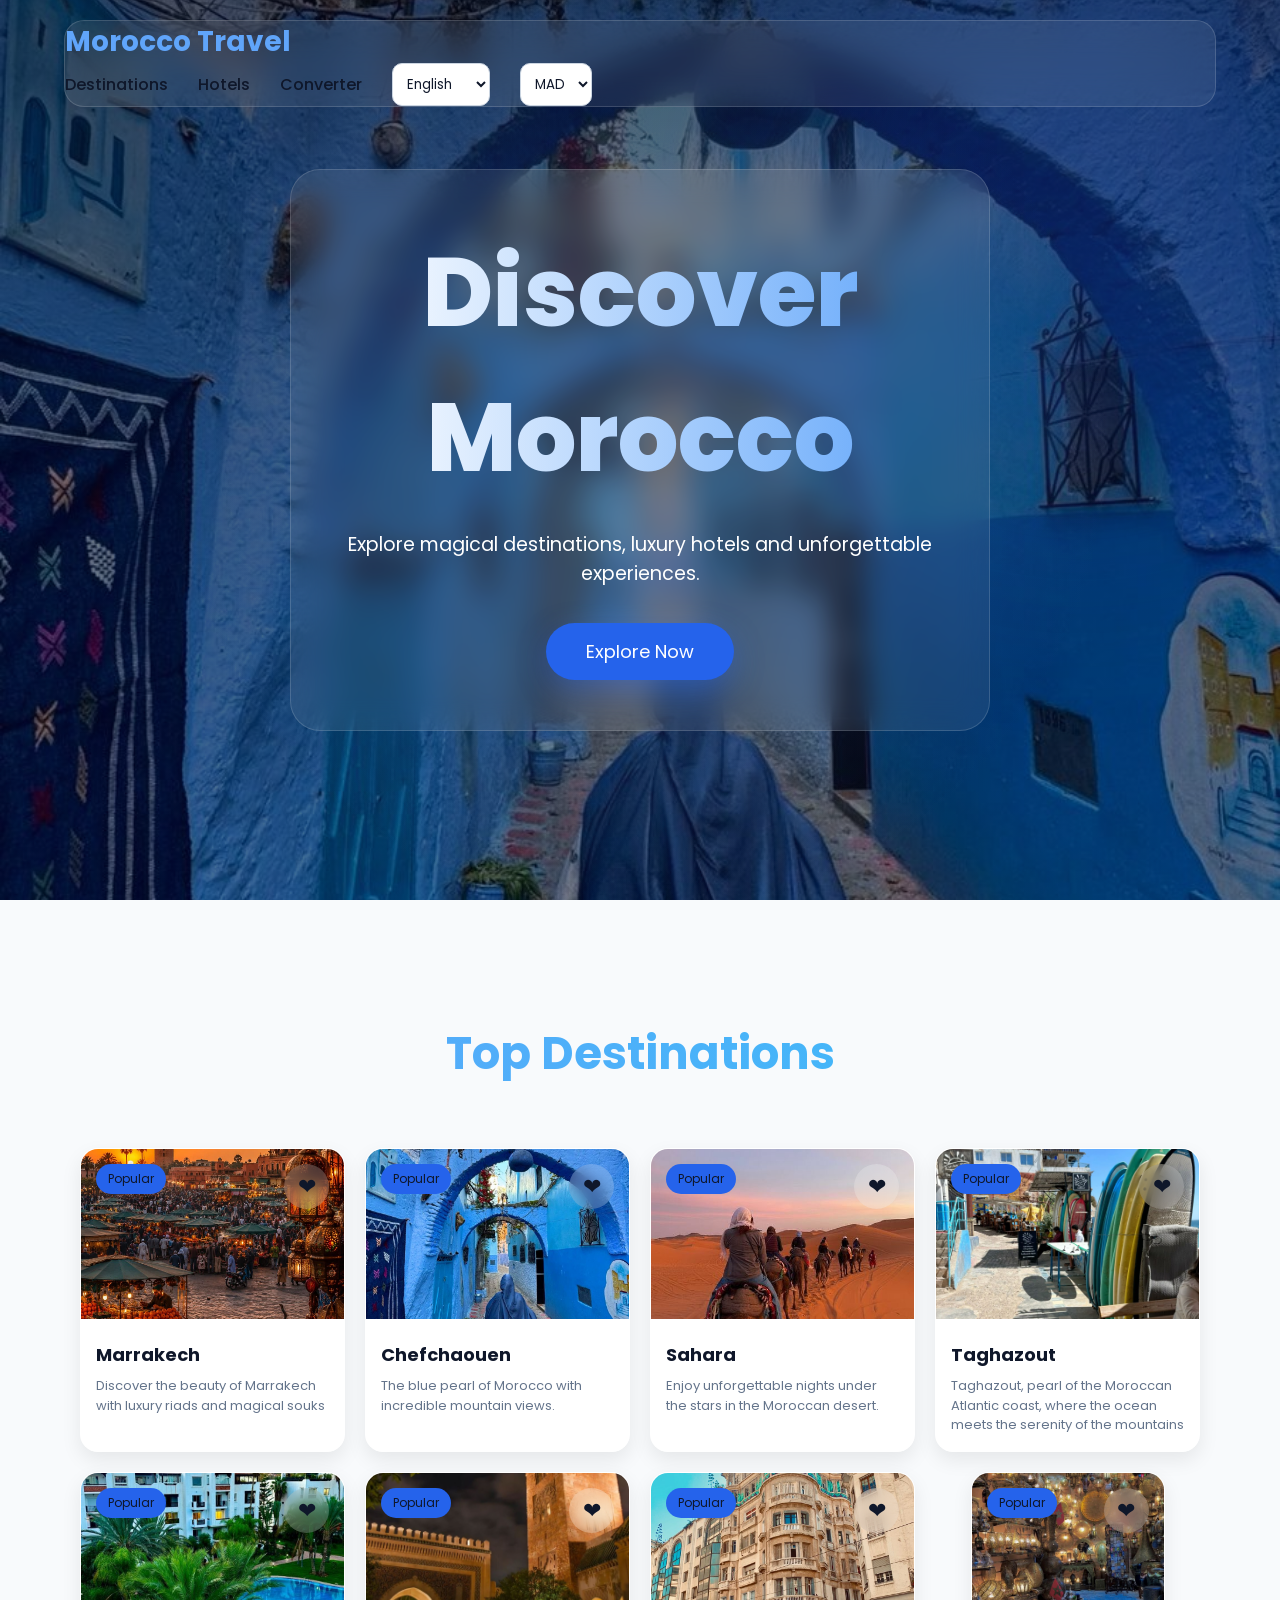
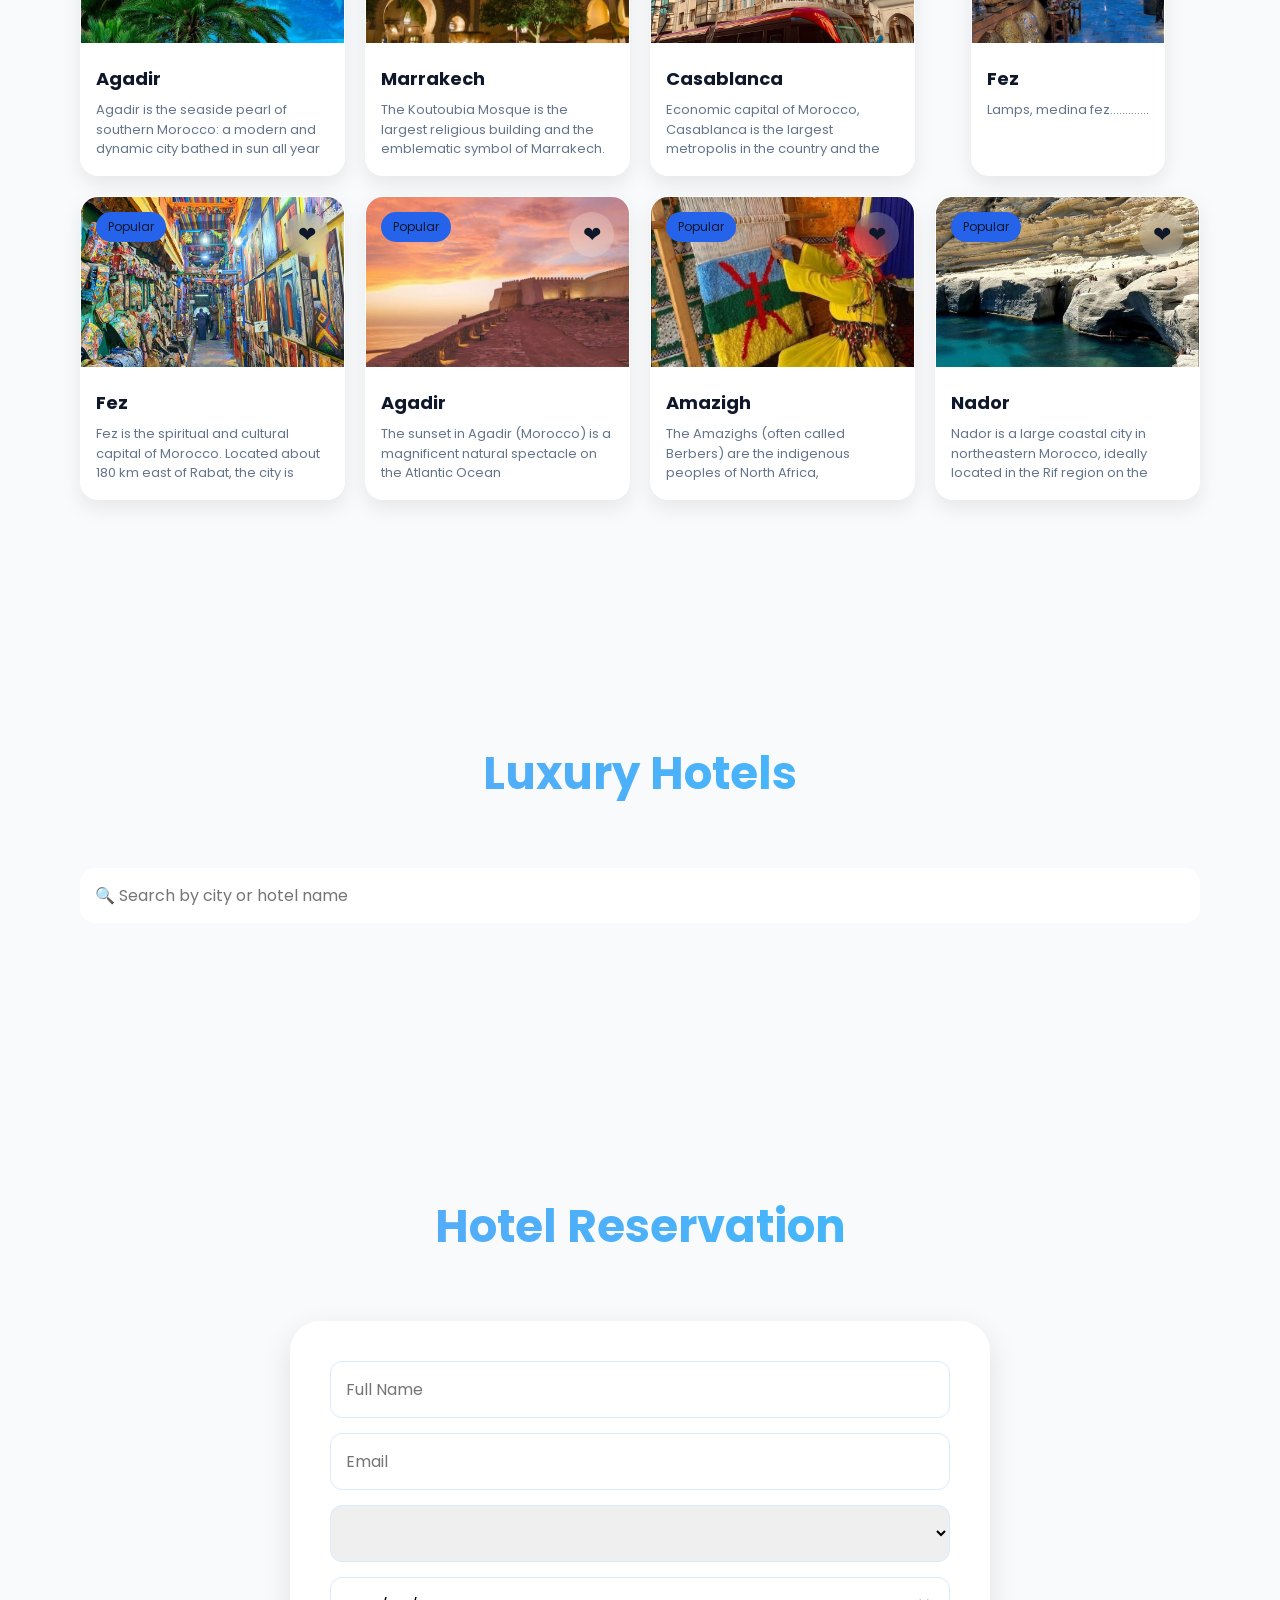
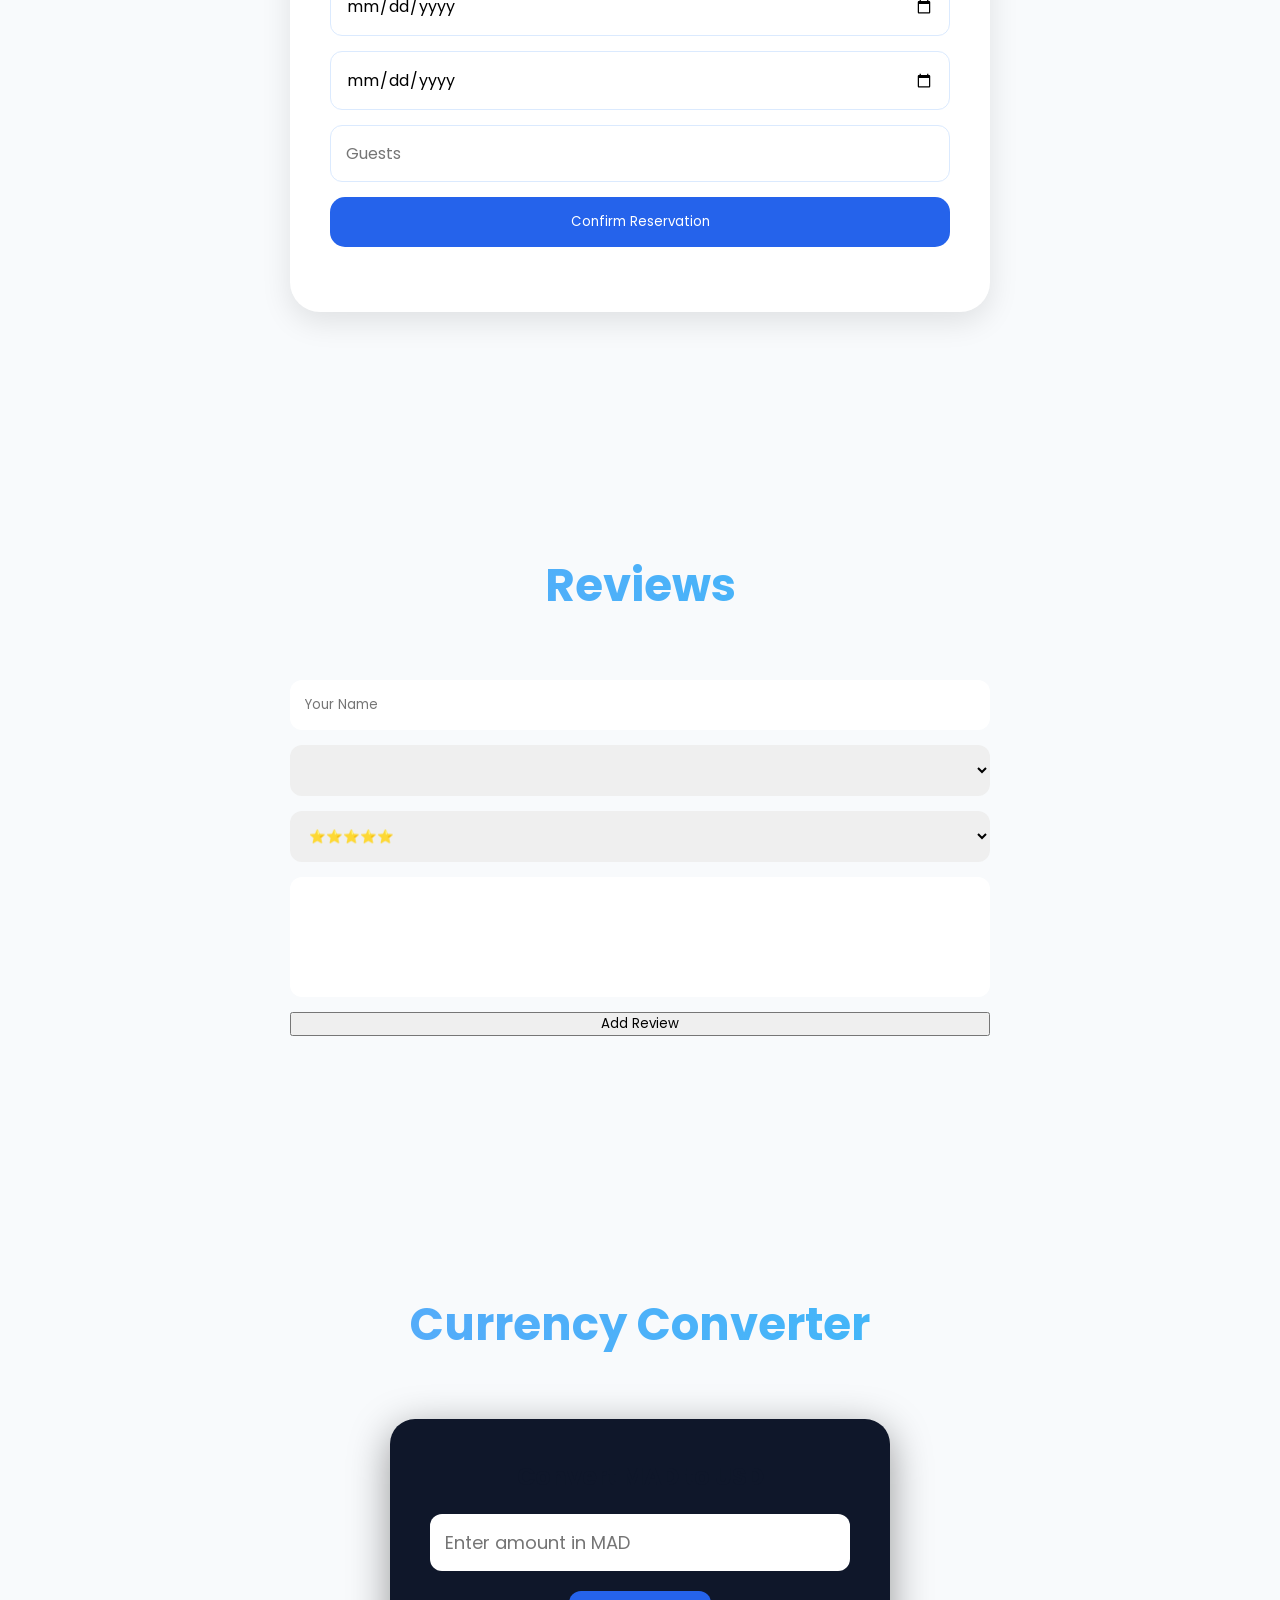
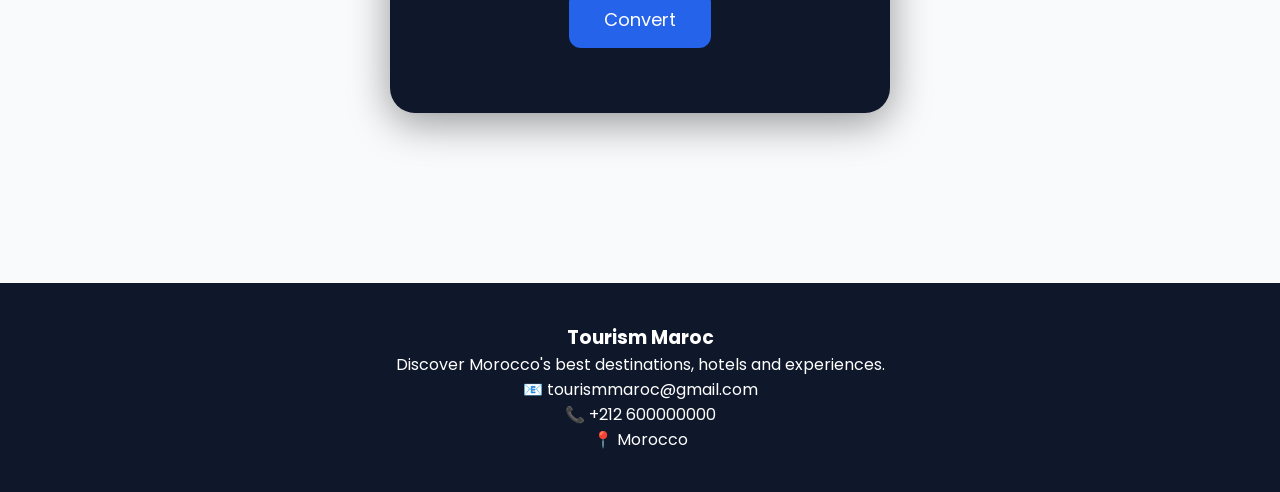
<file: index.html>
<!DOCTYPE html>
<html lang="en">
<head>
  <meta charset="UTF-8" />
  <meta name="viewport" content="width=device-width, initial-scale=1.0" />
  <title>Morocco Travel Guide</title>

  <link rel="preconnect" href="https://fonts.googleapis.com">
  <link rel="preconnect" href="https://fonts.gstatic.com" crossorigin>
  <link href="https://fonts.googleapis.com/css2?family=Poppins:wght@300;400;500;600;700&display=swap" rel="stylesheet">

  <style>
    * {
      margin: 0;
      padding: 0;
      box-sizing: border-box;
      font-family: 'Poppins', sans-serif;
    }

  body{
    background:#f8fafc;
    color:#0f172a;
}

    body::-webkit-scrollbar {
      width: 10px;
    }

    body::-webkit-scrollbar-thumb {
      background: #2563eb;
      border-radius: 20px;
    }

    .navbar{

  position:fixed;
  width:90%;
  top:20px;
  left:50%;
  transform:translateX(-50%);

  border-radius:20px;

  background:
  rgba(255,255,255,.08);

  backdrop-filter:
  blur(18px);

  border:
  1px solid
  rgba(255,255,255,.15);

  z-index:9999;
}

    .logo {
      font-size: 28px;
      font-weight: 700;
      color: #60a5fa;
    }

    .nav-links {
      display: flex;
      gap: 30px;
      align-items: center;
    }

    .nav-links a {
  color:#0f172a;
  text-decoration:none;
  transition:.3s;
  font-weight:500;
}

    .nav-links a:hover {
      color: #60a5fa;
    }



.nav-links a::after{

    content:"";

    position:absolute;

    width:0;

    height:2px;

    background:#60a5fa;

    left:0;
    bottom:-5px;

    transition:.4s;

}

.nav-links a:hover::after{

    width:100%;

}


.badge{

    position:absolute;

    top:15px;
    left:15px;

    background:#2563eb;

    padding:6px 12px;

    border-radius:20px;

    font-size:12px;

}

.language-select,
.currency-select{
  background:white;
  color:#0f172a;
  border:1px solid #cbd5e1;
  padding:10px;
  border-radius:10px;
  outline:none;
}

    
.hero{
  min-height:100vh;
  display:flex;
  align-items:center;
  justify-content:center;
  text-align:center;
  position:relative;
  overflow:hidden;

  background:
  linear-gradient(
    rgba(2,6,23,.65),
    rgba(2,6,23,.45)
  ),
  url("chefchaoune.jpeg");
 animation: zoomHero 15s linear infinite alternate;
  background-size:cover;
  background-position:center;
  background-attachment:fixed;
}

    

.hero::before{
  content:"";
  position:absolute;
  width:600px;
  height:600px;
  border-radius:50%;
  background:#2563eb30;
  filter:blur(120px);
  right:-100px;
  top:-100px;
}

   .hero-content{
  background:rgba(255,255,255,.08);
  backdrop-filter:blur(15px);
  border:1px solid rgba(255,255,255,.15);
  border-radius:30px;
  padding:50px;
  max-width:800px;
  max-width:700px;
  z-index:2;
  animation:heroEntrance 1.2s ease;
}

.hero h1{
  font-size:6rem;
  font-weight:800;
  margin-bottom:20px;

  background:linear-gradient(
    90deg,
    #ffffff,
    #60a5fa
  );

  -webkit-background-clip:text;
  background-clip:text;
  color:transparent;
}


.hero p{
  font-size:1.2rem;
  color:white;
  margin-bottom:35px;
}

.hero button{

    position:relative;
    overflow:hidden;

}

.hero button::before{

    content:"";

    position:absolute;

    width:0;
    height:100%;

    left:0;
    top:0;

    background:rgba(255,255,255,.2);

    transition:.5s;

}

.hero button:hover::before{

    width:100%;

}

.hero::after{
  content:"";
  position:absolute;
  inset:0;

  background:
  radial-gradient(
    circle at center,
    rgba(96,165,250,.25),
    transparent 60%
  );

  pointer-events:none;
}



    .hero button {
      padding: 15px 40px;
      border: none;
      background: #2563eb;
      color: white;
      border-radius: 50px;
      font-size: 18px;
      cursor: pointer;
      transition: 0.4s;
      box-shadow: 0 10px 30px rgba(37,99,235,0.4);
    }

    .hero button:hover {
      transform: translateY(-5px) scale(1.05);
      background: #1d4ed8;
    }

    @keyframes zoomHero{

  from{
    background-size:100%;
  }

  to{
    background-size:110%;
  }

}

    .section {
      padding: 120px 80px;
    }

    .section-title{
    text-align:center;
    font-size:45px;
    margin-bottom:60px;
    font-weight:700;

    background: linear-gradient(
        90deg,
        #60a5fa,
        #38bdf8
    );

    background-clip: text;
    -webkit-background-clip: text;

    color: transparent;
    -webkit-text-fill-color: transparent;
}

.cards{
  display:grid;
  grid-template-columns:
  repeat(auto-fit,minmax(250px,1fr));
  gap:20px;
}

.card{

  background:white;
  color:#0f172a;

  border-radius:18px;

  overflow:hidden;

  position:relative;

  cursor:pointer;

  transition:.4s;

  box-shadow:
  0 8px 20px rgba(0,0,0,.08);

  max-width:280px;

  margin:auto;
}

.card:hover{

  transform:
  translateY(-8px);

  box-shadow:
  0 15px 35px rgba(37,99,235,.18);
}

.card img{

  width:100%;

  height:170px;

  object-fit:cover;

  transition:.5s;
}

.card:hover img{

  transform:scale(1.05);
}

.card-content{

  padding:15px;
}

.card h3{

  font-size:18px;

  margin-bottom:8px;
}

.card p{

    height: 60px;

    overflow: hidden;

    font-size: 13px;

    line-height: 1.5;

    color: #64748b;
}



    .favorite {
      position: absolute;
      top: 15px;
      right: 15px;
      width: 45px;
      height: 45px;
      background: rgba(255,255,255,0.2);
      border-radius: 50%;
      display: flex;
      justify-content: center;
      align-items: center;
      font-size: 22px;
      cursor: pointer;
      transition: 0.4s;
      backdrop-filter: blur(8px);
        z-index:9999;

    }

    .favorite.active{
    background:#ef4444;
    color:white;
    display:flex;
    opacity:1;
    visibility:visible;
}

@keyframes pulse{

  0%{
    transform:scale(.8);
  }

  50%{
    transform:scale(1.3);
  }

  100%{
    transform:scale(1);
  }

}
    

    .price-box {
      background: #0f172a;
      padding: 40px;
      border-radius: 25px;
      max-width: 500px;
      margin: auto;
      text-align: center;
      box-shadow: 0 10px 40px rgba(0,0,0,0.4);
    }

    .price-box input {
      width: 100%;
      padding: 15px;
      margin-top: 20px;
      border-radius: 12px;
      border: none;
      outline: none;
      font-size: 18px;
    }

    .price-box button {
      margin-top: 20px;
      padding: 15px 35px;
      border: none;
      background: #2563eb;
      color: white;
      border-radius: 12px;
      cursor: pointer;
      font-size: 18px;
      transition: 0.3s;
    }

    .price-box button:hover {
      transform: scale(1.05);
    }

    .result {
      margin-top: 25px;
      font-size: 25px;
      color: #60a5fa;
    }

    footer {
      text-align: center;
      padding: 40px;
      background: #0f172a;
      color: #94a3b8;
    }

    @keyframes heroEntrance{

  0%{
    opacity:0;
    transform:
    translateX(-100px)
    scale(.95);
  }

  100%{
    opacity:1;
    transform:
    translateX(0)
    scale(1);
  }

}

  .reveal{

  opacity:0;

  transform:
  translateY(60px)
  scale(.95);

  transition:
  1s ease;

}

.reveal.active{

  opacity:1;

  transform:
  translateY(0)
  scale(1);

}

    @media(max-width: 900px) {
      .navbar {
        padding: 20px;
        flex-direction: column;
        gap: 20px;
      }

      .hero h1 {
        font-size: 45px;
      }

      .section {
        padding: 100px 20px;
      }
    }


    .cursor-glow{

  position:fixed;

  width:300px;
  height:300px;

  border-radius:50%;

  background:
  rgba(37,99,235,.15);

  filter:blur(100px);

  pointer-events:none;

  z-index:-1;

}

.hotel-card{

    background:white;
    color:#0f172a;

    border-radius:18px;

    overflow:hidden;

    position:relative;

    cursor:pointer;

    transition:.4s;

    box-shadow:
    0 8px 20px rgba(0,0,0,.08);

    max-width:280px;

    margin:auto;
}

.hotel-card img{

    width:100%;

    height:170px;

    object-fit:cover;

    transition:.5s;
}

.hotel-card:hover{

    transform:
    translateY(-8px);

    box-shadow:
    0 15px 35px rgba(37,99,235,.18);
}

.hotel-card:hover img{

    transform:scale(1.05);
}

.hotel-card .card-content{

    padding:15px;
}

.hotel-card h3{

    font-size:18px;

    margin-bottom:8px;
}

.hotel-card p{

    font-size:13px;

    color:#64748b;

    line-height:1.5;
}



.card,
.hotel-card{

  backdrop-filter:blur(10px);

  border:1px solid rgba(255,255,255,.2);
}



.rooms{
    display:block;
    margin-top:8px;
    font-size:13px;
    color:#22c55e;
}

.hotel-city{
    margin-top:8px;
    font-size:14px;
    color:#64748b;
}


.search-hotel{
width:100%;
padding:15px;
border:none;
border-radius:15px;
margin-bottom:30px;
font-size:16px;
}

.hotel-grid{

    display:grid;

    grid-template-columns:
    repeat(auto-fit,minmax(250px,1fr));

    gap:20px;
}

.hotel-features span{

    font-size:11px;

    padding:4px 8px;

    border-radius:15px;
}

.review-box{
max-width:700px;
margin:auto;
display:flex;
flex-direction:column;
gap:15px;
}

.review-box input,
.review-box select,
.review-box textarea{
padding:15px;
border:none;
border-radius:12px;
}

.review-box textarea{
height:120px;
resize:none;
}

footer{
text-align:center;
padding:40px;
background:#0f172a;
color:white;
margin-top:50px;
}



.price{
    font-size:16px;
    font-weight:700;
    color:#2563eb;
}

.reserve-btn{
  border:none;
  background:linear-gradient(
      135deg,
      #2563eb,
      #38bdf8
  );

  color:white;
  padding:12px 25px;
  border-radius:30px;
  cursor:pointer;
  transition:.4s;
}

.reserve-btn:hover{
  transform:translateY(-3px);
}


.reservation-box{

  max-width:700px;
  margin:auto;
  gap:20px;
  background:white;
  padding:40px;
  border-radius:30px;
  display:flex;
  flex-direction:column;
  gap:15px;
  box-shadow:0 10px 30px rgba(0,0,0,.1);

}

.reservation-box input,
.reservation-box select{

    padding:15px;

    border:1px solid #dbeafe;

    border-radius:12px;

    font-size:16px;
}

.reservation-box button{

  background:#2563eb;

  color:white;

  border:none;

  padding:15px;

  border-radius:15px;

  cursor:pointer;

}


#reservationMessage{

    text-align:center;

    font-weight:bold;

    margin-top:10px;
}


#aiResult{

    margin-top:20px;

    padding:20px;

    background:white;

    border-radius:15px;

    box-shadow:
    0 8px 20px rgba(0,0,0,.08);

    font-size:18px;

    text-align:center;
}

  </style>
</head>
<body>
<div class="cursor-glow"></div>
  <nav class="navbar">
    <div class="logo">Morocco Travel</div>

    <div class="nav-links">
    <a href="#destinations" id="nav-destinations">Destinations</a>
<a href="#hotels" id="nav-hotels">Hotels</a>
<a href="#converter" id="nav-converter">Converter</a>

      <select class="language-select" id="language">
        <option>English</option>
        <option>Français</option>
        <option>العربية</option>
      </select>

      <select class="currency-select" id="currency">
        <option>MAD</option>
        <option>USD</option>
        <option>EUR</option>
      </select>
    </div>
  </nav>

  <section class="hero">
    <div class="hero-content">
      <h1 id="hero-title">Discover Morocco</h1>
      <p id="hero-text">Explore magical destinations, luxury hotels and unforgettable experiences.</p>
      <button id="explore-btn" onclick="scrollToSection()">
Explore Now
</button>
  </section>

  <section class="section reveal" id="destinations">
   <h2 class="section-title" id="destinations-title">
Top Destinations
</h2>

    <div class="cards">

      <div class="card">
        <div class="favorite" onclick="toggleFavorite(this,'${hotel.name}')">❤</div>
<span class="badge">Popular</span>
        <img src="marakech.jpeg">

        <div class="card-content">
          <h3 id="card1-title" data-key="marrakechTitle">
           Marrakech
       </h3>
          <p id="card1-text" data-key="marrakechText">
          Discover the beauty of Marrakech with luxury riads and magical souks</p>
        </div>
      </div>

      <div class="card">
        <div class="favorite" onclick="toggleFavorite(this,'${hotel.name}')">❤</div>
<span class="badge">Popular</span>
        <img src="chefchaoune.jpeg">

        <div class="card-content" >
         <h3 data-key="chefchaouenTitle">Chefchaouen</h3>
<p data-key="chefchaouenText">The blue pearl of Morocco with incredible mountain views.</p>
        </div>
      </div>

      <div class="card">
        <div class="favorite" onclick="toggleFavorite(this,'${hotel.name}')">❤</div>
<span class="badge">Popular</span>
        <img src="sahara1.jpeg">

        <div class="card-content">
          <h3  data-key="saharaTitle">Sahara</h3>
          <p data-key="saharaText">Enjoy unforgettable nights under the stars in the Moroccan desert.</p>
        </div>
      </div>

      

      <div class="card">
        <div class="favorite" onclick="toggleFavorite(this,'${hotel.name}')">❤</div>
<span class="badge">Popular</span>
        <img src="taghazout.jpeg">

        <div class="card-content">
          <h3 data-key="taghazoutTitle">Taghazout</h3>
          <p data-key="taghazoutText">Taghazout, pearl of the Moroccan Atlantic coast, where the ocean meets the serenity of the mountains and the spirit of surfing</p>
        </div>
      </div>


       <div class="card">
        <div class="favorite" onclick="toggleFavorite(this,'${hotel.name}')">❤</div>
<span class="badge">Popular</span>
        <img src="agadir.jpeg">

        <div class="card-content">
          <h3 data-key="agadirTitle">Agadir</h3>
          <p  data-key="agadirText">Agadir is the seaside pearl of southern Morocco: a modern and dynamic city bathed in sun all year round, famous for its large cornice, its impressive fortress of Agadir Oufella and its long golden sand beaches</p>
        </div>
      </div>




      <div class="card">
        <div class="favorite" onclick="toggleFavorite(this,'${hotel.name}')">❤</div>
<span class="badge">Popular</span>
        <img src="mosque mark.jpeg">

        <div class="card-content">
          <h3 data-key="marrakechTitle1">Marrakech</h3>
          <p data-key="marrakechText1">The Koutoubia Mosque is the largest religious building and the emblematic symbol of Marrakech. Erected in the 12th century, this marvel of Almohad architecture is distinguished by the sobriety and harmony of its style. Its imposing minaret, culminating at nearly 77 meters, serves as a visual landmark throughout the city.</p>
        </div>
      </div>


      <div class="card">
        <div class="favorite" onclick="toggleFavorite(this,'${hotel.name}')">❤</div>
<span class="badge">Popular</span>
        <img src="casa.jpeg">

        <div class="card-content">
          <h3 data-key="casablancaTitle">Casablanca</h3>
          <p   data-key="casablancaText">Economic capital of Morocco, Casablanca is the largest metropolis in the country and the Maghreb. Located on the Atlantic coast, this cosmopolitan city of nearly \(4\) million inhabitants combines economic dynamism, Art Deco architecture and cultural heritage.</p>
        </div>
      </div>




    <div class="card">
        <div class="favorite" onclick="toggleFavorite(this,'${hotel.name}')">❤</div>
<span class="badge">Popular</span>
        <img src="fez.jpeg">

        <div class="card-content">
        <h3 data-key="fezTitle1">Fez</h3>
<p data-key="fezText1">Lamps, medina fez.............</p>
        </div>
      </div>


      <div class="card">
        <div class="favorite" onclick="toggleFavorite(this,'${hotel.name}')">❤</div>
<span class="badge">Popular</span>
        <img src="fez2.jpeg">

        <div class="card-content">
          <h3 data-key="fezTitle">Fez</h3>
          <p data-key="fezText">Fez is the spiritual and cultural capital of Morocco. Located about 180 km east of Rabat, the city is famous for its historic medina, Fez el-Bali (classified by UNESCO), and for home to Al Quariawiyyin University, one of the oldest universities in the world still in operation.</p>
        </div>
      </div>

      <div class="card">
        <div class="favorite" onclick="toggleFavorite(this,'${hotel.name}')">❤</div>
<span class="badge">Popular</span>
        <img src="agadir 2.jpeg">

        <div class="card-content">
          <h3 data-key="agadirTitle">Agadir</h3>
          <p data-key="agadirText">The sunset in Agadir (Morocco) is a magnificent natural spectacle on the Atlantic Ocean</p>
        </div>
      </div>


      <div class="card">
        <div class="favorite" onclick="toggleFavorite(this,'${hotel.name}')">❤</div>
<span class="badge">Popular</span>
        <img src="amazigh.jpeg">

        <div class="card-content">
         <h3 data-key="amazighTitle">Amazigh</h3>
          <p data-key="amazighText">The Amazighs (often called Berbers) are the indigenous peoples of North Africa, representing a fundamental part of Morocco's identity. The term Amazigh means "free man" in their language, Tamazight</p>
        </div>
      </div>


      <div class="card">
        <div class="favorite" onclick="toggleFavorite(this,'${hotel.name}')" >❤</div>
<span class="badge">Popular</span>
        <img src="nador.jpeg">

        <div class="card-content">
         <h3 data-key="nadorTitle">Nador</h3>
          <p  data-key="nadorText">Nador is a large coastal city in northeastern Morocco, ideally located in the Rif region on the Mediterranean Sea. It is located in the heart of the second largest lagoon in the Mediterranean, the Mar Chica. Cradle of Amazigh (Berber) culture, Nador has transformed into a dynamic economic center, driven by trade, port infrastructure and tourism development focused on ecology.</p>
        </div>
      </div>



    </div>
  </section>

<!-- HOTELS -->
<section class="section reveal" id="hotels">
<h2 class="section-title" id="hotels-title">
Luxury Hotels
</h2>

    <input
    type="text"
    id="searchHotel"
    class="search-hotel"
    placeholder="🔍 Search by city or hotel name">

    <div id="hotels-container" class="hotel-grid">

    </div>

</section>


<!-- RESERVATION -->
<section class="section" id="reservation">
<h2 class="section-title" id="reservation-title">
Hotel Reservation
</h2>
  

    <div class="reservation-box">

        <input
        type="text"
        id="fullname"
        placeholder="Full Name">

        <input
        type="email"
        id="email"
        placeholder="Email">

        <select id="hotel">
        </select>

        <input
        type="date"
        id="checkin">

        <input
        type="date"
        id="checkout">

        <input
        type="number"
        id="guests"
        placeholder="Guests">
        <button id="reserve-btn" onclick="reserveHotel()">
Confirm Reservation
</button>

        <div id="reservationMessage"></div>

    </div>

</section>


<!-- REVIEWS -->
<section class="section" id="reviews">
<h2 class="section-title" id="reviews-title">
Reviews
</h2>

    <div class="review-box">

        <input
        type="text"
        id="reviewName"
        placeholder="Your Name">
<select id="reviewHotel">
</select>
        <select id="reviewStars">

            <option value="5">⭐⭐⭐⭐⭐</option>
            <option value="4">⭐⭐⭐⭐</option>
            <option value="3">⭐⭐⭐</option>
            <option value="2">⭐⭐</option>
            <option value="1">⭐</option>

        </select>

        <textarea
        id="reviewText"
        placeholder="Write your review">
        </textarea>
          <button id="review-btn" onclick="addReview()">
Add Review
</button>
       

        <div id="reviewsContainer"></div>

    </div>

</section>



<!-- CONVERTER -->
<section class="section reveal" id="converter">

  <h2 class="section-title" id="converter-title">
Currency Converter
</h2>  

    <div class="price-box">

        <h2>
            Convert MAD to USD
        </h2>

        <input
        type="number"
        id="madInput"
        placeholder="Enter amount in MAD">
      <button id="convert-btn" onclick="convertCurrency()">
Convert
</button>

        <div
        class="result"
        id="result">
        </div>

    </div>

</section>







<!-- FOOTER -->
<footer>

    <h3>
        Tourism Maroc
    </h3>

    <p>
        Discover Morocco's best destinations,
        hotels and experiences.
    </p>

    <p>
        📧 tourismmaroc@gmail.com
    </p>

    <p>
        📞 +212 600000000
    </p>

    <p>
        📍 Morocco
    </p>

</footer>


  <script>

    function scrollToSection() {
      document.getElementById('destinations').scrollIntoView({
        behavior: 'smooth'
      });
    }

    

    // LANGUAGE
    const language = document.getElementById('language');

    language.addEventListener('change', () => {

      if(language.value === 'Français') {

document.getElementById('hero-title').innerText =
'Découvrir le Maroc';

document.getElementById('hero-text').innerText =
'Explorez les meilleures destinations du Maroc';

document.getElementById('nav-destinations').innerText =
'Destinations';

document.getElementById('nav-hotels').innerText =
'Hôtels';

document.getElementById('nav-converter').innerText =
'Convertisseur';

document.getElementById('destinations-title').innerText =
'Destinations populaires';

document.getElementById('hotels-title').innerText =
'Hôtels de luxe';

document.getElementById('reservation-title').innerText =
'Réservation hôtel';

document.getElementById('reviews-title').innerText =
'Avis clients';

document.getElementById('converter-title').innerText =
'Convertisseur de devises';

document.getElementById('explore-btn').innerText =
'Explorer';

document.getElementById('reserve-btn').innerText =
'Confirmer réservation';

document.getElementById('review-btn').innerText =
'Ajouter avis';

document.getElementById('convert-btn').innerText =
'Convertir';

document.getElementById('card1-title').innerText =
'Marrakech';

document.getElementById('card1-text').innerText =
'Découvrez la beauté de Marrakech avec ses riads luxueux et ses souks magiques';

}

else if(language.value === 'العربية') {

document.getElementById('hero-title').innerText =
'اكتشف المغرب';

document.getElementById('hero-text').innerText =
'استكشف أفضل الوجهات السياحية في المغرب';

document.getElementById('nav-destinations').innerText =
'الوجهات';

document.getElementById('nav-hotels').innerText =
'الفنادق';

document.getElementById('nav-converter').innerText =
'محول العملات';

document.getElementById('destinations-title').innerText =
'أفضل الوجهات';

document.getElementById('hotels-title').innerText =
'فنادق فاخرة';

document.getElementById('reservation-title').innerText =
'حجز فندق';

document.getElementById('reviews-title').innerText =
'آراء الزبناء';

document.getElementById('converter-title').innerText =
'محول العملات';

document.getElementById('explore-btn').innerText =
'استكشف';

document.getElementById('reserve-btn').innerText =
'تأكيد الحجز';

document.getElementById('review-btn').innerText =
'إضافة تقييم';

document.getElementById('convert-btn').innerText =
'تحويل';

document.getElementById('card1-title').innerText =
'مراكش';

document.getElementById('card1-text').innerText =
'اكتشف جمال مدينة مراكش برياضاتها الفاخرة وأسواقها الساحرة';

}

else {

document.getElementById('hero-title').innerText =
'Discover Morocco';

document.getElementById('hero-text').innerText =
'Explore magical destinations, luxury hotels and unforgettable experiences.';

document.getElementById('nav-destinations').innerText =
'Destinations';

document.getElementById('nav-hotels').innerText =
'Hotels';

document.getElementById('nav-converter').innerText =
'Converter';

document.getElementById('destinations-title').innerText =
'Top Destinations';

document.getElementById('hotels-title').innerText =
'Luxury Hotels';

document.getElementById('reservation-title').innerText =
'Hotel Reservation';

document.getElementById('reviews-title').innerText =
'Reviews';

document.getElementById('converter-title').innerText =
'Currency Converter';

document.getElementById('explore-btn').innerText =
'Explore Now';

document.getElementById('reserve-btn').innerText =
'Confirm Reservation';

document.getElementById('review-btn').innerText =
'Add Review';

document.getElementById('convert-btn').innerText =
'Convert';

document.getElementById('card1-title').innerText =
'Marrakech';

document.getElementById('card1-text').innerText =
'Discover the beauty of Marrakech with luxury riads and magical souks.';

}

});

    // CONVERTER
    function convertCurrency() {

      const mad = document.getElementById('madInput').value;

      const usd = mad * 0.10;

      document.getElementById('result').innerText = usd.toFixed(2) + ' USD';
    }

    // SCROLL ANIMATION
    window.addEventListener('scroll', reveal);

    function reveal() {

      const reveals = document.querySelectorAll('.reveal');

      reveals.forEach(section => {

        const windowHeight = window.innerHeight;

        const revealTop = section.getBoundingClientRect().top;

        if(revealTop < windowHeight - 100) {
          section.classList.add('active');
        }
      });
    }

  </script>
<script src="script.js"></script>
</body>
</html>
</file>
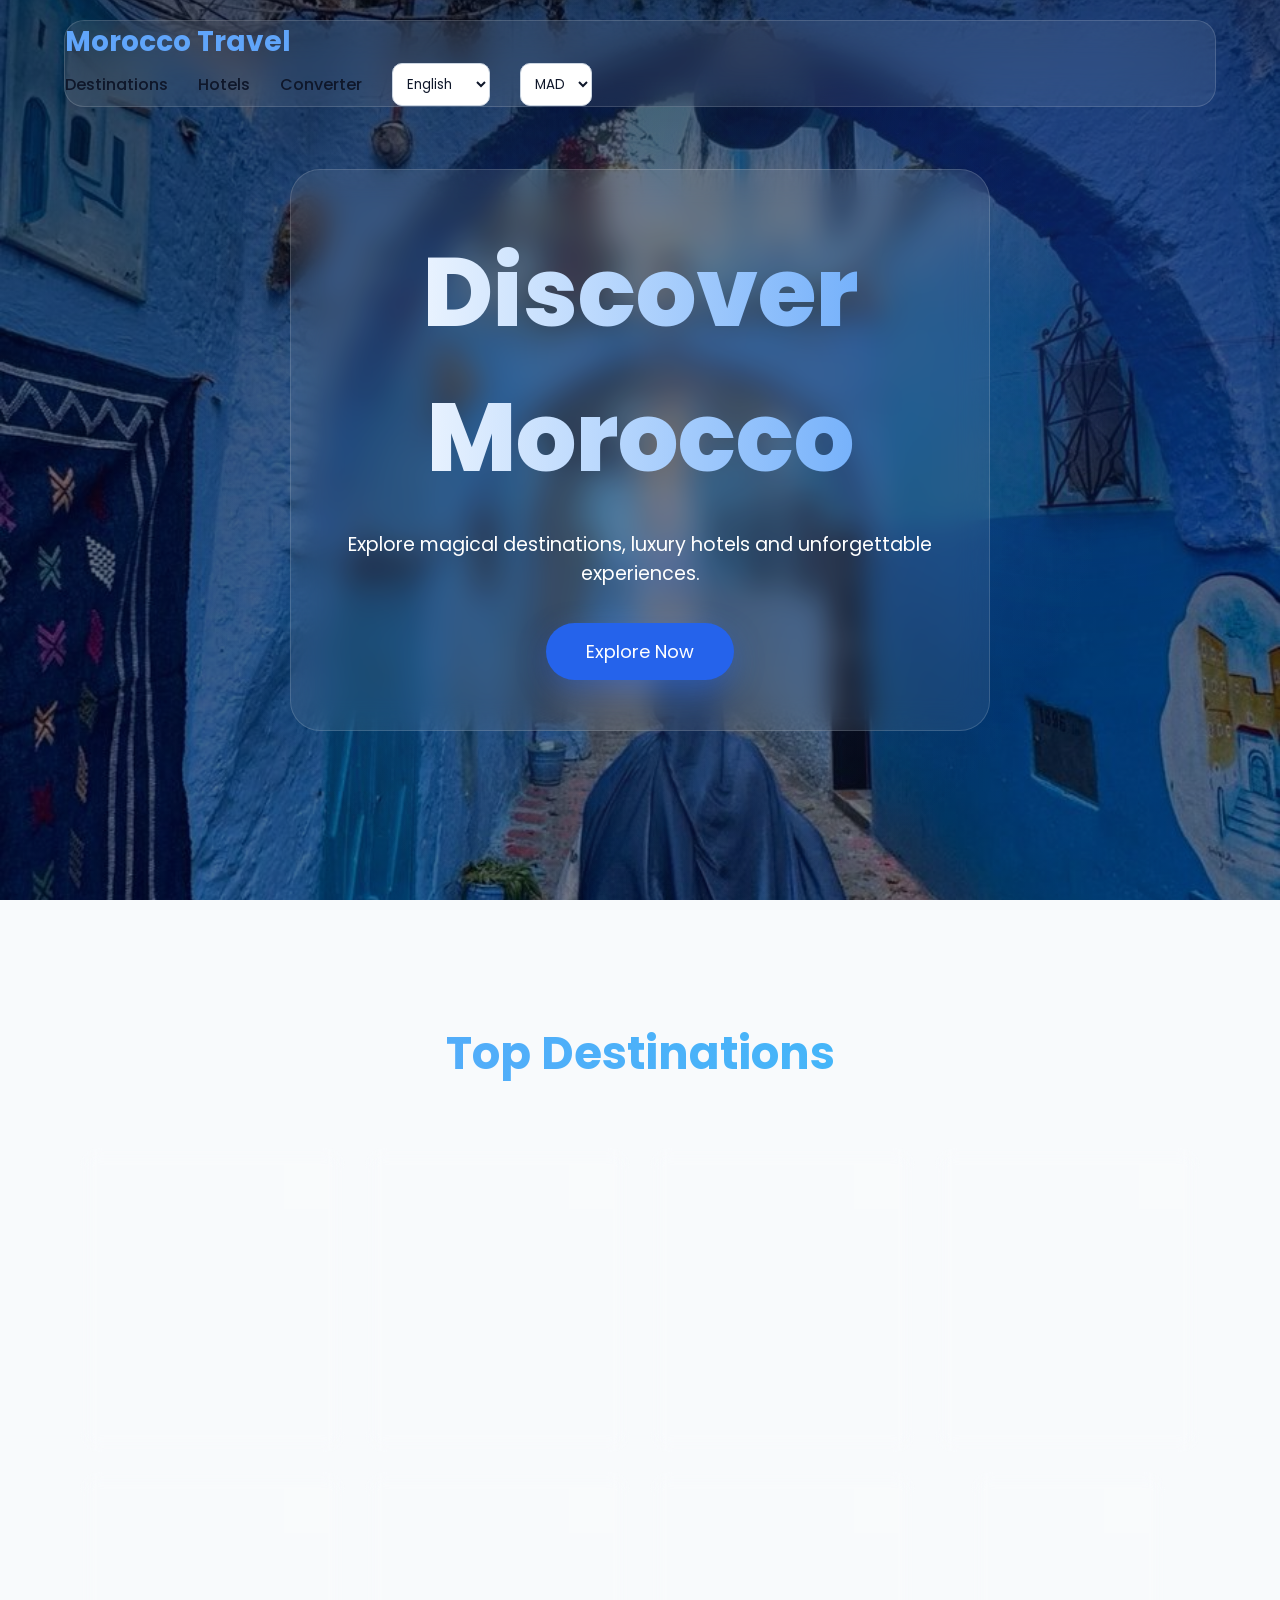
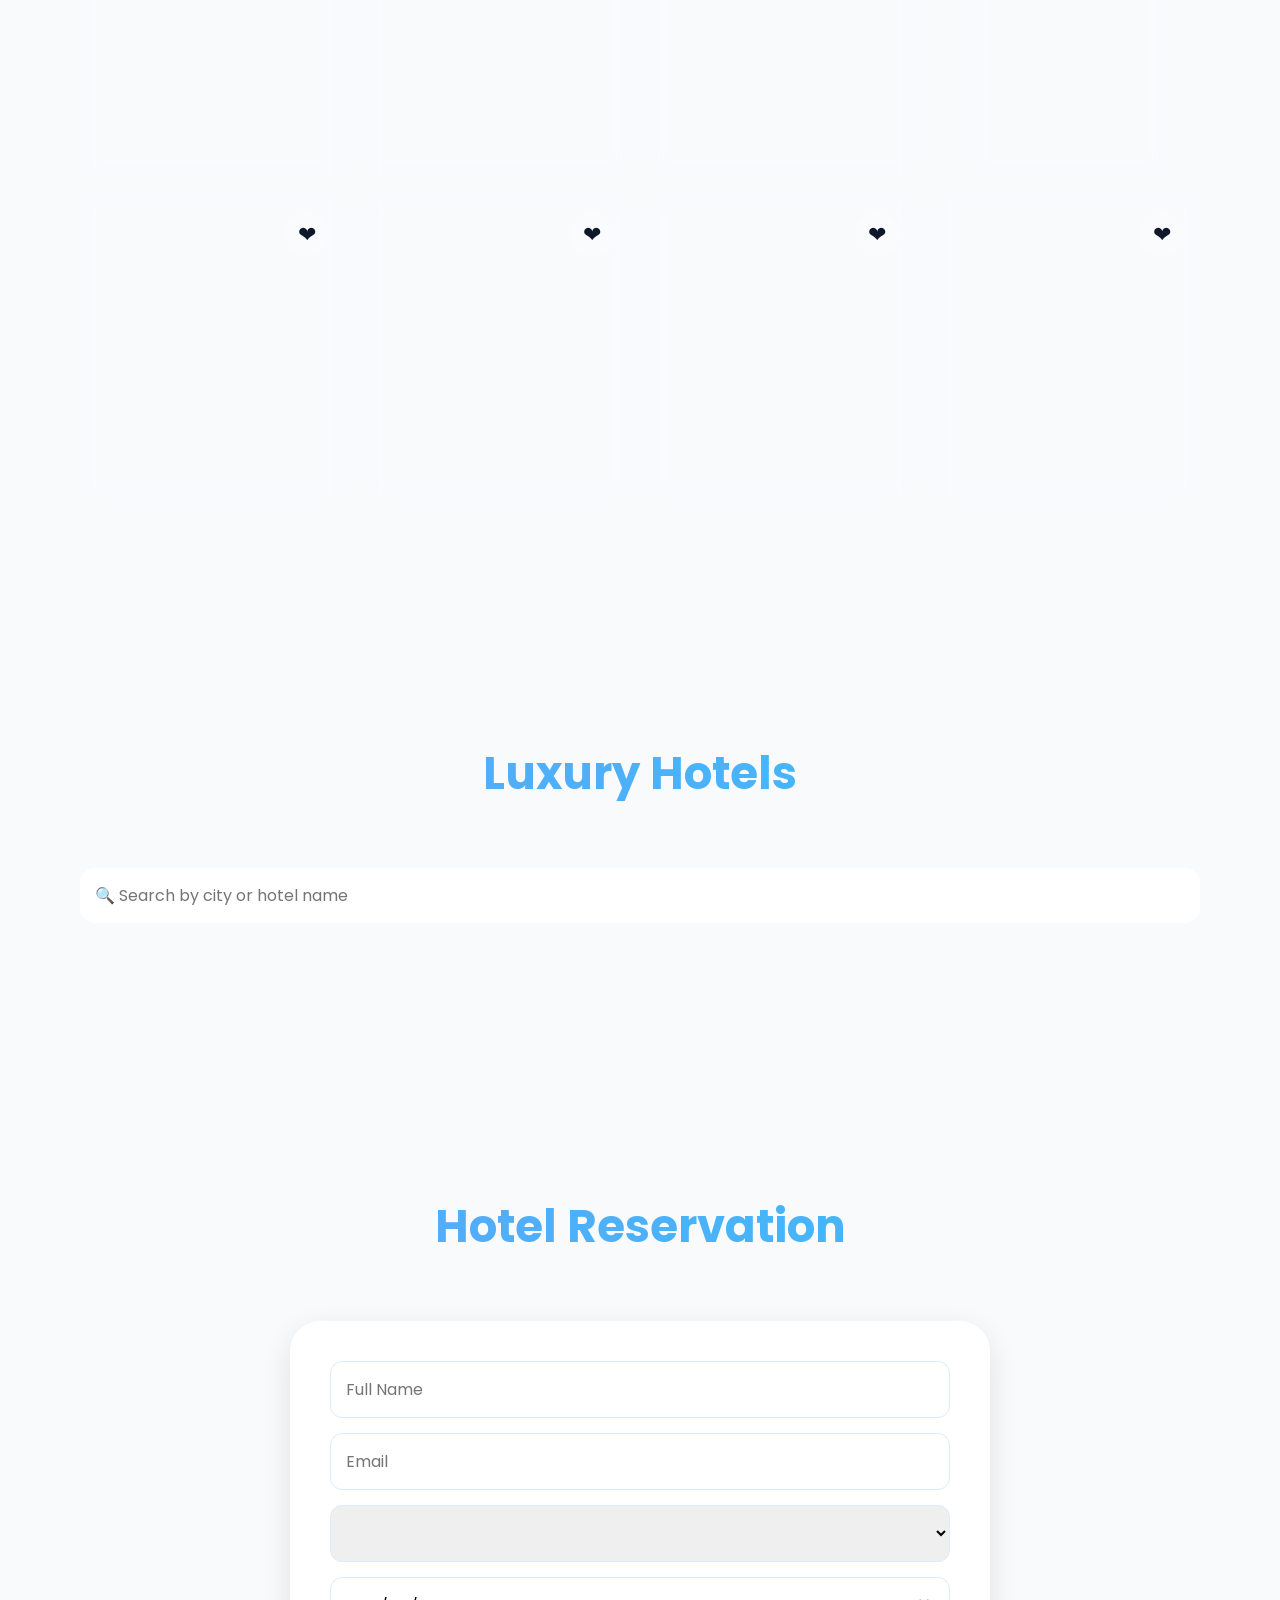
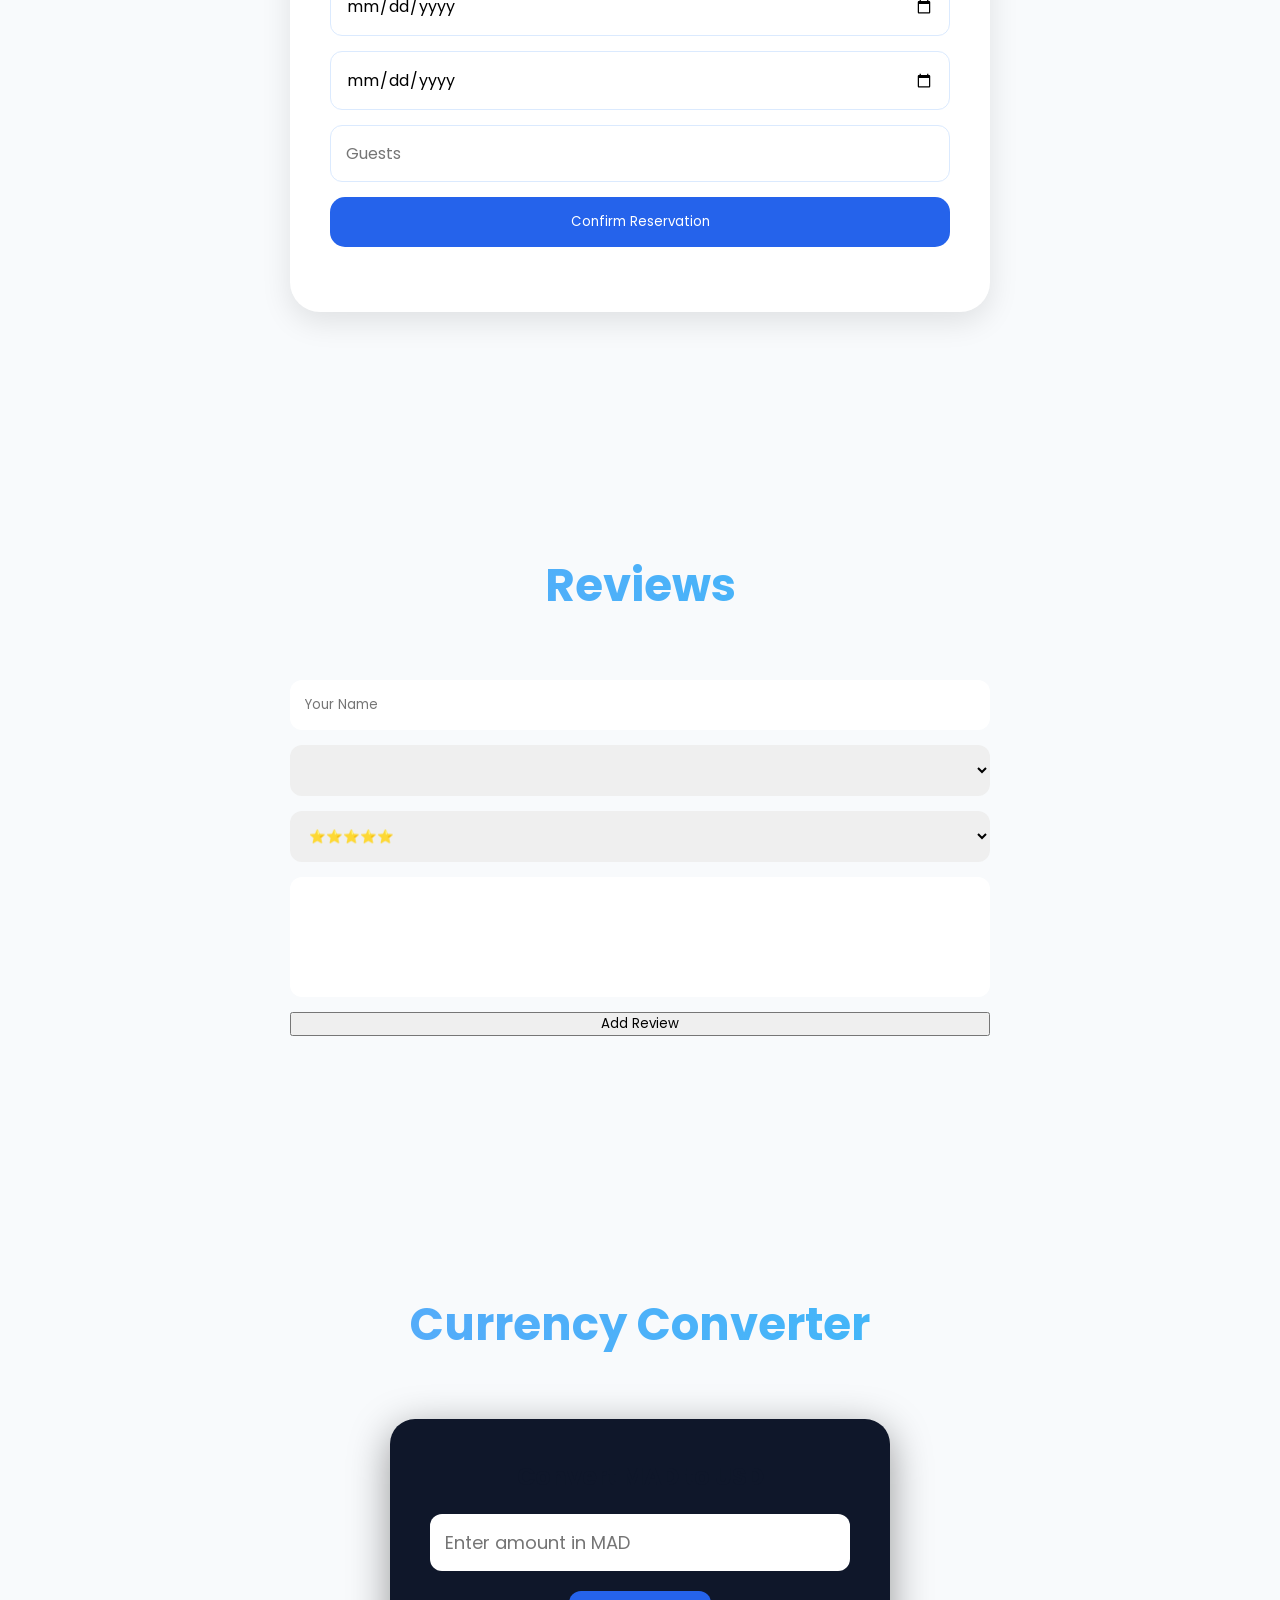
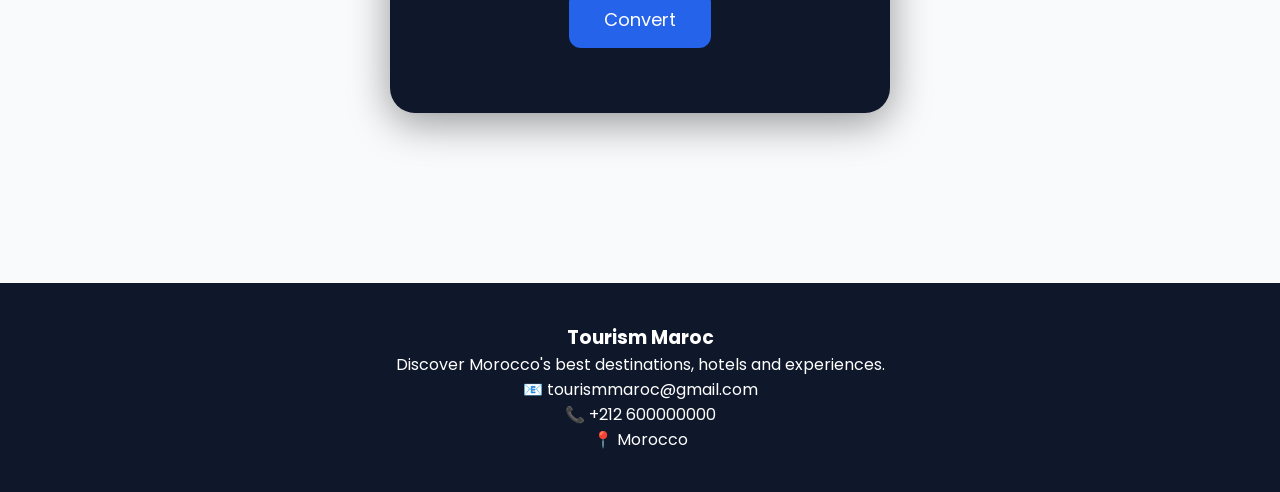
<file: app/web/index.html>
<!DOCTYPE html>
<html lang="en">
<head>
  <meta charset="UTF-8" />
  <meta name="viewport" content="width=device-width, initial-scale=1.0" />
  <title>Morocco Travel Guide</title>

  <link rel="preconnect" href="https://fonts.googleapis.com">
  <link rel="preconnect" href="https://fonts.gstatic.com" crossorigin>
  <link href="https://fonts.googleapis.com/css2?family=Poppins:wght@300;400;500;600;700&display=swap" rel="stylesheet">

  <style>
    * {
      margin: 0;
      padding: 0;
      box-sizing: border-box;
      font-family: 'Poppins', sans-serif;
    }

  body{
    background:#f8fafc;
    color:#0f172a;
}

    body::-webkit-scrollbar {
      width: 10px;
    }

    body::-webkit-scrollbar-thumb {
      background: #2563eb;
      border-radius: 20px;
    }

    .navbar{

  position:fixed;
  width:90%;
  top:20px;
  left:50%;
  transform:translateX(-50%);

  border-radius:20px;

  background:
  rgba(255,255,255,.08);

  backdrop-filter:
  blur(18px);

  border:
  1px solid
  rgba(255,255,255,.15);

  z-index:9999;
}

    .logo {
      font-size: 28px;
      font-weight: 700;
      color: #60a5fa;
    }

    .nav-links {
      display: flex;
      gap: 30px;
      align-items: center;
    }

    .nav-links a {
  color:#0f172a;
  text-decoration:none;
  transition:.3s;
  font-weight:500;
}

    .nav-links a:hover {
      color: #60a5fa;
    }



.nav-links a::after{

    content:"";

    position:absolute;

    width:0;

    height:2px;

    background:#60a5fa;

    left:0;
    bottom:-5px;

    transition:.4s;

}

.nav-links a:hover::after{

    width:100%;

}


.badge{

    position:absolute;

    top:15px;
    left:15px;

    background:#2563eb;

    padding:6px 12px;

    border-radius:20px;

    font-size:12px;

}

.language-select,
.currency-select{
  background:white;
  color:#0f172a;
  border:1px solid #cbd5e1;
  padding:10px;
  border-radius:10px;
  outline:none;
}

    
.hero{
  min-height:100vh;
  display:flex;
  align-items:center;
  justify-content:center;
  text-align:center;
  position:relative;
  overflow:hidden;

  background:
  linear-gradient(
    rgba(2,6,23,.65),
    rgba(2,6,23,.45)
  ),
  url("chefchaoune.jpeg");
 animation: zoomHero 15s linear infinite alternate;
  background-size:cover;
  background-position:center;
  background-attachment:fixed;
}

    

.hero::before{
  content:"";
  position:absolute;
  width:600px;
  height:600px;
  border-radius:50%;
  background:#2563eb30;
  filter:blur(120px);
  right:-100px;
  top:-100px;
}

   .hero-content{
  background:rgba(255,255,255,.08);
  backdrop-filter:blur(15px);
  border:1px solid rgba(255,255,255,.15);
  border-radius:30px;
  padding:50px;
  max-width:800px;
  max-width:700px;
  z-index:2;
  animation:heroEntrance 1.2s ease;
}

.hero h1{
  font-size:6rem;
  font-weight:800;
  margin-bottom:20px;

  background:linear-gradient(
    90deg,
    #ffffff,
    #60a5fa
  );

  -webkit-background-clip:text;
  background-clip:text;
  color:transparent;
}


.hero p{
  font-size:1.2rem;
  color:white;
  margin-bottom:35px;
}

.hero button{

    position:relative;
    overflow:hidden;

}

.hero button::before{

    content:"";

    position:absolute;

    width:0;
    height:100%;

    left:0;
    top:0;

    background:rgba(255,255,255,.2);

    transition:.5s;

}

.hero button:hover::before{

    width:100%;

}

.hero::after{
  content:"";
  position:absolute;
  inset:0;

  background:
  radial-gradient(
    circle at center,
    rgba(96,165,250,.25),
    transparent 60%
  );

  pointer-events:none;
}



    .hero button {
      padding: 15px 40px;
      border: none;
      background: #2563eb;
      color: white;
      border-radius: 50px;
      font-size: 18px;
      cursor: pointer;
      transition: 0.4s;
      box-shadow: 0 10px 30px rgba(37,99,235,0.4);
    }

    .hero button:hover {
      transform: translateY(-5px) scale(1.05);
      background: #1d4ed8;
    }

    @keyframes zoomHero{

  from{
    background-size:100%;
  }

  to{
    background-size:110%;
  }

}

    .section {
      padding: 120px 80px;
    }

    .section-title{
    text-align:center;
    font-size:45px;
    margin-bottom:60px;
    font-weight:700;

    background: linear-gradient(
        90deg,
        #60a5fa,
        #38bdf8
    );

    background-clip: text;
    -webkit-background-clip: text;

    color: transparent;
    -webkit-text-fill-color: transparent;
}

.cards{
  display:grid;
  grid-template-columns:
  repeat(auto-fit,minmax(250px,1fr));
  gap:20px;
}

.card{

  background:white;
  color:#0f172a;

  border-radius:18px;

  overflow:hidden;

  position:relative;

  cursor:pointer;

  transition:.4s;

  box-shadow:
  0 8px 20px rgba(0,0,0,.08);

  max-width:280px;

  margin:auto;
}

.card:hover{

  transform:
  translateY(-8px);

  box-shadow:
  0 15px 35px rgba(37,99,235,.18);
}

.card img{

  width:100%;

  height:170px;

  object-fit:cover;

  transition:.5s;
}

.card:hover img{

  transform:scale(1.05);
}

.card-content{

  padding:15px;
}

.card h3{

  font-size:18px;

  margin-bottom:8px;
}

.card p{

    height: 60px;

    overflow: hidden;

    font-size: 13px;

    line-height: 1.5;

    color: #64748b;
}



    .favorite {
      position: absolute;
      top: 15px;
      right: 15px;
      width: 45px;
      height: 45px;
      background: rgba(255,255,255,0.2);
      border-radius: 50%;
      display: flex;
      justify-content: center;
      align-items: center;
      font-size: 22px;
      cursor: pointer;
      transition: 0.4s;
      backdrop-filter: blur(8px);
        z-index:9999;

    }

    .favorite.active{
    background:#ef4444;
    color:white;
    display:flex;
    opacity:1;
    visibility:visible;
}

@keyframes pulse{

  0%{
    transform:scale(.8);
  }

  50%{
    transform:scale(1.3);
  }

  100%{
    transform:scale(1);
  }

}
    

    .price-box {
      background: #0f172a;
      padding: 40px;
      border-radius: 25px;
      max-width: 500px;
      margin: auto;
      text-align: center;
      box-shadow: 0 10px 40px rgba(0,0,0,0.4);
    }

    .price-box input {
      width: 100%;
      padding: 15px;
      margin-top: 20px;
      border-radius: 12px;
      border: none;
      outline: none;
      font-size: 18px;
    }

    .price-box button {
      margin-top: 20px;
      padding: 15px 35px;
      border: none;
      background: #2563eb;
      color: white;
      border-radius: 12px;
      cursor: pointer;
      font-size: 18px;
      transition: 0.3s;
    }

    .price-box button:hover {
      transform: scale(1.05);
    }

    .result {
      margin-top: 25px;
      font-size: 25px;
      color: #60a5fa;
    }

    footer {
      text-align: center;
      padding: 40px;
      background: #0f172a;
      color: #94a3b8;
    }

    @keyframes heroEntrance{

  0%{
    opacity:0;
    transform:
    translateX(-100px)
    scale(.95);
  }

  100%{
    opacity:1;
    transform:
    translateX(0)
    scale(1);
  }

}

  .reveal{

  opacity:0;

  transform:
  translateY(60px)
  scale(.95);

  transition:
  1s ease;

}

.reveal.active{

  opacity:1;

  transform:
  translateY(0)
  scale(1);

}

    @media(max-width: 900px) {
      .navbar {
        padding: 20px;
        flex-direction: column;
        gap: 20px;
      }

      .hero h1 {
        font-size: 45px;
      }

      .section {
        padding: 100px 20px;
      }
    }


    .cursor-glow{

  position:fixed;

  width:300px;
  height:300px;

  border-radius:50%;

  background:
  rgba(37,99,235,.15);

  filter:blur(100px);

  pointer-events:none;

  z-index:-1;

}

.hotel-card{

    background:white;
    color:#0f172a;

    border-radius:18px;

    overflow:hidden;

    position:relative;

    cursor:pointer;

    transition:.4s;

    box-shadow:
    0 8px 20px rgba(0,0,0,.08);

    max-width:280px;

    margin:auto;
}

.hotel-card img{

    width:100%;

    height:170px;

    object-fit:cover;

    transition:.5s;
}

.hotel-card:hover{

    transform:
    translateY(-8px);

    box-shadow:
    0 15px 35px rgba(37,99,235,.18);
}

.hotel-card:hover img{

    transform:scale(1.05);
}

.hotel-card .card-content{

    padding:15px;
}

.hotel-card h3{

    font-size:18px;

    margin-bottom:8px;
}

.hotel-card p{

    font-size:13px;

    color:#64748b;

    line-height:1.5;
}



.card,
.hotel-card{

  backdrop-filter:blur(10px);

  border:1px solid rgba(255,255,255,.2);
}



.rooms{
    display:block;
    margin-top:8px;
    font-size:13px;
    color:#22c55e;
}

.hotel-city{
    margin-top:8px;
    font-size:14px;
    color:#64748b;
}


.search-hotel{
width:100%;
padding:15px;
border:none;
border-radius:15px;
margin-bottom:30px;
font-size:16px;
}

.hotel-grid{

    display:grid;

    grid-template-columns:
    repeat(auto-fit,minmax(250px,1fr));

    gap:20px;
}

.hotel-features span{

    font-size:11px;

    padding:4px 8px;

    border-radius:15px;
}

.review-box{
max-width:700px;
margin:auto;
display:flex;
flex-direction:column;
gap:15px;
}

.review-box input,
.review-box select,
.review-box textarea{
padding:15px;
border:none;
border-radius:12px;
}

.review-box textarea{
height:120px;
resize:none;
}

footer{
text-align:center;
padding:40px;
background:#0f172a;
color:white;
margin-top:50px;
}



.price{
    font-size:16px;
    font-weight:700;
    color:#2563eb;
}

.reserve-btn{
  border:none;
  background:linear-gradient(
      135deg,
      #2563eb,
      #38bdf8
  );

  color:white;
  padding:12px 25px;
  border-radius:30px;
  cursor:pointer;
  transition:.4s;
}

.reserve-btn:hover{
  transform:translateY(-3px);
}


.reservation-box{

  max-width:700px;
  margin:auto;
  gap:20px;
  background:white;
  padding:40px;
  border-radius:30px;
  display:flex;
  flex-direction:column;
  gap:15px;
  box-shadow:0 10px 30px rgba(0,0,0,.1);

}

.reservation-box input,
.reservation-box select{

    padding:15px;

    border:1px solid #dbeafe;

    border-radius:12px;

    font-size:16px;
}

.reservation-box button{

  background:#2563eb;

  color:white;

  border:none;

  padding:15px;

  border-radius:15px;

  cursor:pointer;

}


#reservationMessage{

    text-align:center;

    font-weight:bold;

    margin-top:10px;
}


#aiResult{

    margin-top:20px;

    padding:20px;

    background:white;

    border-radius:15px;

    box-shadow:
    0 8px 20px rgba(0,0,0,.08);

    font-size:18px;

    text-align:center;
}

  </style>
</head>
<body>
<div class="cursor-glow"></div>
  <nav class="navbar">
    <div class="logo">Morocco Travel</div>

    <div class="nav-links">
    <a href="#destinations" id="nav-destinations">Destinations</a>
<a href="#hotels" id="nav-hotels">Hotels</a>
<a href="#converter" id="nav-converter">Converter</a>

      <select class="language-select" id="language">
        <option>English</option>
        <option>Français</option>
        <option>العربية</option>
      </select>

      <select class="currency-select" id="currency">
        <option>MAD</option>
        <option>USD</option>
        <option>EUR</option>
      </select>
    </div>
  </nav>

  <section class="hero">
    <div class="hero-content">
      <h1 id="hero-title">Discover Morocco</h1>
      <p id="hero-text">Explore magical destinations, luxury hotels and unforgettable experiences.</p>
      <button id="explore-btn" onclick="scrollToSection()">
Explore Now
</button>
  </section>

  <section class="section reveal" id="destinations">
   <h2 class="section-title" id="destinations-title">
Top Destinations
</h2>

    <div class="cards">

      <div class="card">
        <div class="favorite" onclick="toggleFavorite(this,'${hotel.name}')">❤</div>
<span class="badge">Popular</span>
        <img src="marakech.jpeg">

        <div class="card-content">
          <h3 id="card1-title" data-key="marrakechTitle">
           Marrakech
       </h3>
          <p id="card1-text" data-key="marrakechText">
          Discover the beauty of Marrakech with luxury riads and magical souks</p>
        </div>
      </div>

      <div class="card">
        <div class="favorite" onclick="toggleFavorite(this,'${hotel.name}')">❤</div>
<span class="badge">Popular</span>
        <img src="chefchaoune.jpeg">

        <div class="card-content" >
         <h3 data-key="chefchaouenTitle">Chefchaouen</h3>
<p data-key="chefchaouenText">The blue pearl of Morocco with incredible mountain views.</p>
        </div>
      </div>

      <div class="card">
        <div class="favorite" onclick="toggleFavorite(this,'${hotel.name}')">❤</div>
<span class="badge">Popular</span>
        <img src="sahara1.jpeg">

        <div class="card-content">
          <h3  data-key="saharaTitle">Sahara</h3>
          <p data-key="saharaText">Enjoy unforgettable nights under the stars in the Moroccan desert.</p>
        </div>
      </div>

      

      <div class="card">
        <div class="favorite" onclick="toggleFavorite(this,'${hotel.name}')">❤</div>
<span class="badge">Popular</span>
        <img src="taghazout.jpeg">

        <div class="card-content">
          <h3 data-key="taghazoutTitle">Taghazout</h3>
          <p data-key="taghazoutText">Taghazout, pearl of the Moroccan Atlantic coast, where the ocean meets the serenity of the mountains and the spirit of surfing</p>
        </div>
      </div>


       <div class="card">
        <div class="favorite" onclick="toggleFavorite(this,'${hotel.name}')">❤</div>
<span class="badge">Popular</span>
        <img src="agadir.jpeg">

        <div class="card-content">
          <h3 data-key="agadirTitle">Agadir</h3>
          <p  data-key="agadirText">Agadir is the seaside pearl of southern Morocco: a modern and dynamic city bathed in sun all year round, famous for its large cornice, its impressive fortress of Agadir Oufella and its long golden sand beaches</p>
        </div>
      </div>




      <div class="card">
        <div class="favorite" onclick="toggleFavorite(this,'${hotel.name}')">❤</div>
<span class="badge">Popular</span>
        <img src="mosque mark.jpeg">

        <div class="card-content">
          <h3 data-key="marrakechTitle1">Marrakech</h3>
          <p data-key="marrakechText1">The Koutoubia Mosque is the largest religious building and the emblematic symbol of Marrakech. Erected in the 12th century, this marvel of Almohad architecture is distinguished by the sobriety and harmony of its style. Its imposing minaret, culminating at nearly 77 meters, serves as a visual landmark throughout the city.</p>
        </div>
      </div>


      <div class="card">
        <div class="favorite" onclick="toggleFavorite(this,'${hotel.name}')">❤</div>
<span class="badge">Popular</span>
        <img src="casa.jpeg">

        <div class="card-content">
          <h3 data-key="casablancaTitle">Casablanca</h3>
          <p   data-key="casablancaText">Economic capital of Morocco, Casablanca is the largest metropolis in the country and the Maghreb. Located on the Atlantic coast, this cosmopolitan city of nearly \(4\) million inhabitants combines economic dynamism, Art Deco architecture and cultural heritage.</p>
        </div>
      </div>




    <div class="card">
        <div class="favorite" onclick="toggleFavorite(this,'${hotel.name}')">❤</div>
<span class="badge">Popular</span>
        <img src="fez.jpeg">

        <div class="card-content">
        <h3 data-key="fezTitle1">Fez</h3>
<p data-key="fezText1">Lamps, medina fez.............</p>
        </div>
      </div>


      <div class="card">
        <div class="favorite" onclick="toggleFavorite(this,'${hotel.name}')">❤</div>
<span class="badge">Popular</span>
        <img src="fez2.jpeg">

        <div class="card-content">
          <h3 data-key="fezTitle">Fez</h3>
          <p data-key="fezText">Fez is the spiritual and cultural capital of Morocco. Located about 180 km east of Rabat, the city is famous for its historic medina, Fez el-Bali (classified by UNESCO), and for home to Al Quariawiyyin University, one of the oldest universities in the world still in operation.</p>
        </div>
      </div>

      <div class="card">
        <div class="favorite" onclick="toggleFavorite(this,'${hotel.name}')">❤</div>
<span class="badge">Popular</span>
        <img src="agadir 2.jpeg">

        <div class="card-content">
          <h3 data-key="agadirTitle">Agadir</h3>
          <p data-key="agadirText">The sunset in Agadir (Morocco) is a magnificent natural spectacle on the Atlantic Ocean</p>
        </div>
      </div>


      <div class="card">
        <div class="favorite" onclick="toggleFavorite(this,'${hotel.name}')">❤</div>
<span class="badge">Popular</span>
        <img src="amazigh.jpeg">

        <div class="card-content">
         <h3 data-key="amazighTitle">Amazigh</h3>
          <p data-key="amazighText">The Amazighs (often called Berbers) are the indigenous peoples of North Africa, representing a fundamental part of Morocco's identity. The term Amazigh means "free man" in their language, Tamazight</p>
        </div>
      </div>


      <div class="card">
        <div class="favorite" onclick="toggleFavorite(this,'${hotel.name}')" >❤</div>
<span class="badge">Popular</span>
        <img src="nador.jpeg">

        <div class="card-content">
         <h3 data-key="nadorTitle">Nador</h3>
          <p  data-key="nadorText">Nador is a large coastal city in northeastern Morocco, ideally located in the Rif region on the Mediterranean Sea. It is located in the heart of the second largest lagoon in the Mediterranean, the Mar Chica. Cradle of Amazigh (Berber) culture, Nador has transformed into a dynamic economic center, driven by trade, port infrastructure and tourism development focused on ecology.</p>
        </div>
      </div>



    </div>
  </section>

<!-- HOTELS -->
<section class="section reveal" id="hotels">
<h2 class="section-title" id="hotels-title">
Luxury Hotels
</h2>

    <input
    type="text"
    id="searchHotel"
    class="search-hotel"
    placeholder="🔍 Search by city or hotel name">

    <div id="hotels-container" class="hotel-grid">

    </div>

</section>


<!-- RESERVATION -->
<section class="section" id="reservation">
<h2 class="section-title" id="reservation-title">
Hotel Reservation
</h2>
  

    <div class="reservation-box">

        <input
        type="text"
        id="fullname"
        placeholder="Full Name">

        <input
        type="email"
        id="email"
        placeholder="Email">

        <select id="hotel">
        </select>

        <input
        type="date"
        id="checkin">

        <input
        type="date"
        id="checkout">

        <input
        type="number"
        id="guests"
        placeholder="Guests">
        <button id="reserve-btn" onclick="reserveHotel()">
Confirm Reservation
</button>

        <div id="reservationMessage"></div>

    </div>

</section>


<!-- REVIEWS -->
<section class="section" id="reviews">
<h2 class="section-title" id="reviews-title">
Reviews
</h2>

    <div class="review-box">

        <input
        type="text"
        id="reviewName"
        placeholder="Your Name">
<select id="reviewHotel">
</select>
        <select id="reviewStars">

            <option value="5">⭐⭐⭐⭐⭐</option>
            <option value="4">⭐⭐⭐⭐</option>
            <option value="3">⭐⭐⭐</option>
            <option value="2">⭐⭐</option>
            <option value="1">⭐</option>

        </select>

        <textarea
        id="reviewText"
        placeholder="Write your review">
        </textarea>
          <button id="review-btn" onclick="addReview()">
Add Review
</button>
       

        <div id="reviewsContainer"></div>

    </div>

</section>



<!-- CONVERTER -->
<section class="section reveal" id="converter">

  <h2 class="section-title" id="converter-title">
Currency Converter
</h2>  

    <div class="price-box">

        <h2>
            Convert MAD to USD
        </h2>

        <input
        type="number"
        id="madInput"
        placeholder="Enter amount in MAD">
      <button id="convert-btn" onclick="convertCurrency()">
Convert
</button>

        <div
        class="result"
        id="result">
        </div>

    </div>

</section>







<!-- FOOTER -->
<footer>

    <h3>
        Tourism Maroc
    </h3>

    <p>
        Discover Morocco's best destinations,
        hotels and experiences.
    </p>

    <p>
        📧 tourismmaroc@gmail.com
    </p>

    <p>
        📞 +212 600000000
    </p>

    <p>
        📍 Morocco
    </p>

</footer>


  <script>

    function scrollToSection() {
      document.getElementById('destinations').scrollIntoView({
        behavior: 'smooth'
      });
    }

    

    // LANGUAGE
    const language = document.getElementById('language');

    language.addEventListener('change', () => {

      if(language.value === 'Français') {

document.getElementById('hero-title').innerText =
'Découvrir le Maroc';

document.getElementById('hero-text').innerText =
'Explorez les meilleures destinations du Maroc';

document.getElementById('nav-destinations').innerText =
'Destinations';

document.getElementById('nav-hotels').innerText =
'Hôtels';

document.getElementById('nav-converter').innerText =
'Convertisseur';

document.getElementById('destinations-title').innerText =
'Destinations populaires';

document.getElementById('hotels-title').innerText =
'Hôtels de luxe';

document.getElementById('reservation-title').innerText =
'Réservation hôtel';

document.getElementById('reviews-title').innerText =
'Avis clients';

document.getElementById('converter-title').innerText =
'Convertisseur de devises';

document.getElementById('explore-btn').innerText =
'Explorer';

document.getElementById('reserve-btn').innerText =
'Confirmer réservation';

document.getElementById('review-btn').innerText =
'Ajouter avis';

document.getElementById('convert-btn').innerText =
'Convertir';

document.getElementById('card1-title').innerText =
'Marrakech';

document.getElementById('card1-text').innerText =
'Découvrez la beauté de Marrakech avec ses riads luxueux et ses souks magiques';

}

else if(language.value === 'العربية') {

document.getElementById('hero-title').innerText =
'اكتشف المغرب';

document.getElementById('hero-text').innerText =
'استكشف أفضل الوجهات السياحية في المغرب';

document.getElementById('nav-destinations').innerText =
'الوجهات';

document.getElementById('nav-hotels').innerText =
'الفنادق';

document.getElementById('nav-converter').innerText =
'محول العملات';

document.getElementById('destinations-title').innerText =
'أفضل الوجهات';

document.getElementById('hotels-title').innerText =
'فنادق فاخرة';

document.getElementById('reservation-title').innerText =
'حجز فندق';

document.getElementById('reviews-title').innerText =
'آراء الزبناء';

document.getElementById('converter-title').innerText =
'محول العملات';

document.getElementById('explore-btn').innerText =
'استكشف';

document.getElementById('reserve-btn').innerText =
'تأكيد الحجز';

document.getElementById('review-btn').innerText =
'إضافة تقييم';

document.getElementById('convert-btn').innerText =
'تحويل';

document.getElementById('card1-title').innerText =
'مراكش';

document.getElementById('card1-text').innerText =
'اكتشف جمال مدينة مراكش برياضاتها الفاخرة وأسواقها الساحرة';

}

else {

document.getElementById('hero-title').innerText =
'Discover Morocco';

document.getElementById('hero-text').innerText =
'Explore magical destinations, luxury hotels and unforgettable experiences.';

document.getElementById('nav-destinations').innerText =
'Destinations';

document.getElementById('nav-hotels').innerText =
'Hotels';

document.getElementById('nav-converter').innerText =
'Converter';

document.getElementById('destinations-title').innerText =
'Top Destinations';

document.getElementById('hotels-title').innerText =
'Luxury Hotels';

document.getElementById('reservation-title').innerText =
'Hotel Reservation';

document.getElementById('reviews-title').innerText =
'Reviews';

document.getElementById('converter-title').innerText =
'Currency Converter';

document.getElementById('explore-btn').innerText =
'Explore Now';

document.getElementById('reserve-btn').innerText =
'Confirm Reservation';

document.getElementById('review-btn').innerText =
'Add Review';

document.getElementById('convert-btn').innerText =
'Convert';

document.getElementById('card1-title').innerText =
'Marrakech';

document.getElementById('card1-text').innerText =
'Discover the beauty of Marrakech with luxury riads and magical souks.';

}

});

    // CONVERTER
    function convertCurrency() {

      const mad = document.getElementById('madInput').value;

      const usd = mad * 0.10;

      document.getElementById('result').innerText = usd.toFixed(2) + ' USD';
    }

    // SCROLL ANIMATION
    window.addEventListener('scroll', reveal);

    function reveal() {

      const reveals = document.querySelectorAll('.reveal');

      reveals.forEach(section => {

        const windowHeight = window.innerHeight;

        const revealTop = section.getBoundingClientRect().top;

        if(revealTop < windowHeight - 100) {
          section.classList.add('active');
        }
      });
    }

  </script>
<script src="script.js"></script>
</body>
</html>
</file>
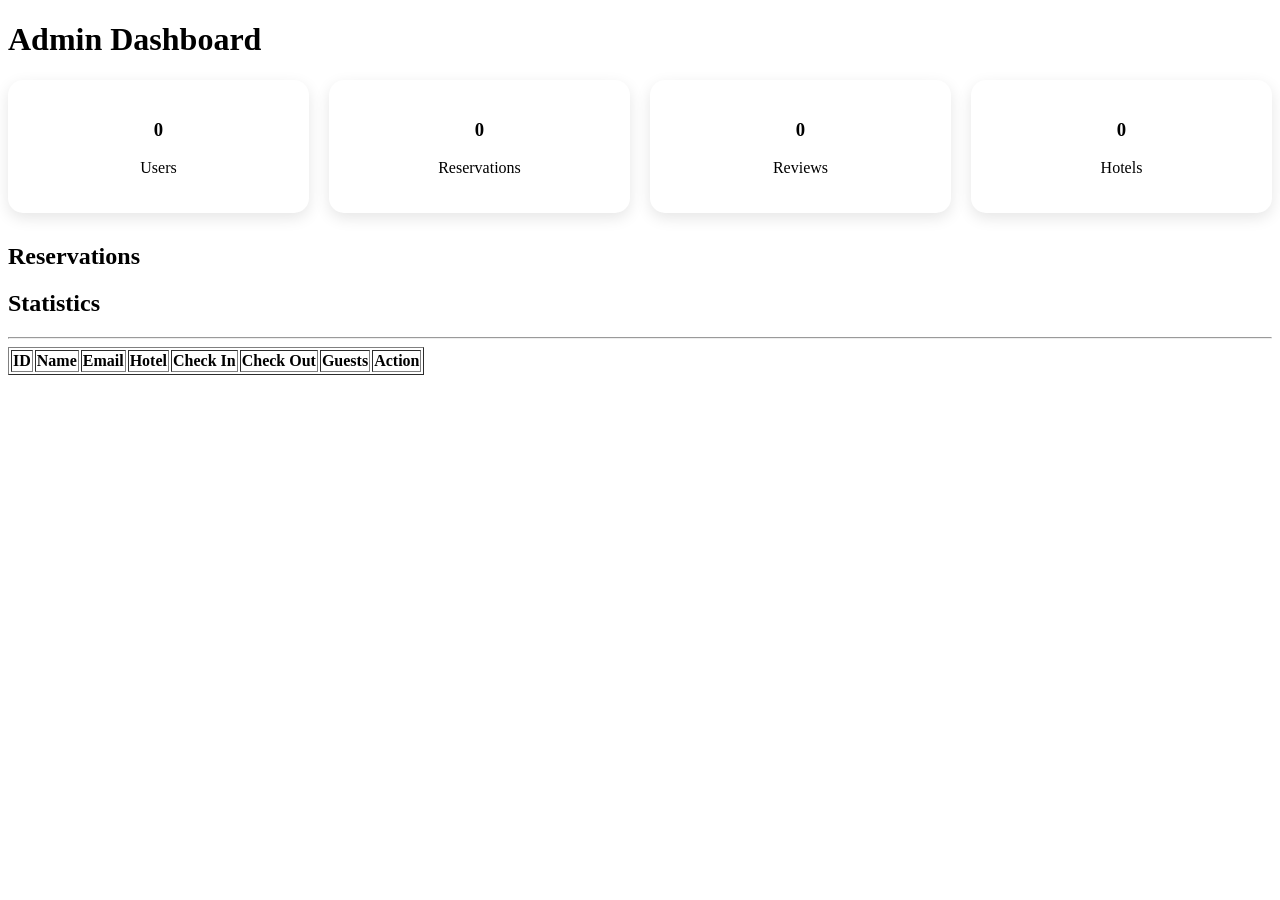
<file: admin.html>
<!DOCTYPE html>
<html>

<head>

    <meta charset="UTF-8">

    <title>
        Admin Dashboard
    </title>

</head>

<body>

    <h1>
        Admin Dashboard
    </h1>
<div class="stats">

    <div class="stat-card">
        <h3 id="usersCount">0</h3>
        <p>Users</p>
    </div>

    <div class="stat-card">
        <h3 id="reservationsCount">0</h3>
        <p>Reservations</p>
    </div>

    <div class="stat-card">
        <h3 id="reviewsCount">0</h3>
        <p>Reviews</p>
    </div>

    <div class="stat-card">
        <h3 id="hotelsCount">0</h3>
        <p>Hotels</p>
    </div>

</div>



    <h2>
        Reservations
    </h2>

    <table border="1">

        <thead>

            <tr>

                <th>ID</th>
                <th>Name</th>
                <th>Email</th>
                <th>Hotel</th>
                <th>Check In</th>
                <th>Check Out</th>
                <th>Guests</th>
                <th>Action</th>

            </tr>

        </thead>
<h2>Statistics</h2>

<div id="stats"></div>

<hr>


        <tbody id="reservationsTable">

        </tbody>

    </table>

    <script src="admin.js"></script>

</body>

</html>

<style>
.stats{

    display:grid;

    grid-template-columns:
    repeat(4,1fr);

    gap:20px;

    margin-bottom:30px;
}

.stat-card{

    background:white;

    padding:20px;

    border-radius:15px;

    text-align:center;

    box-shadow:
    0 5px 15px rgba(0,0,0,.1);
}



</style>
</file>
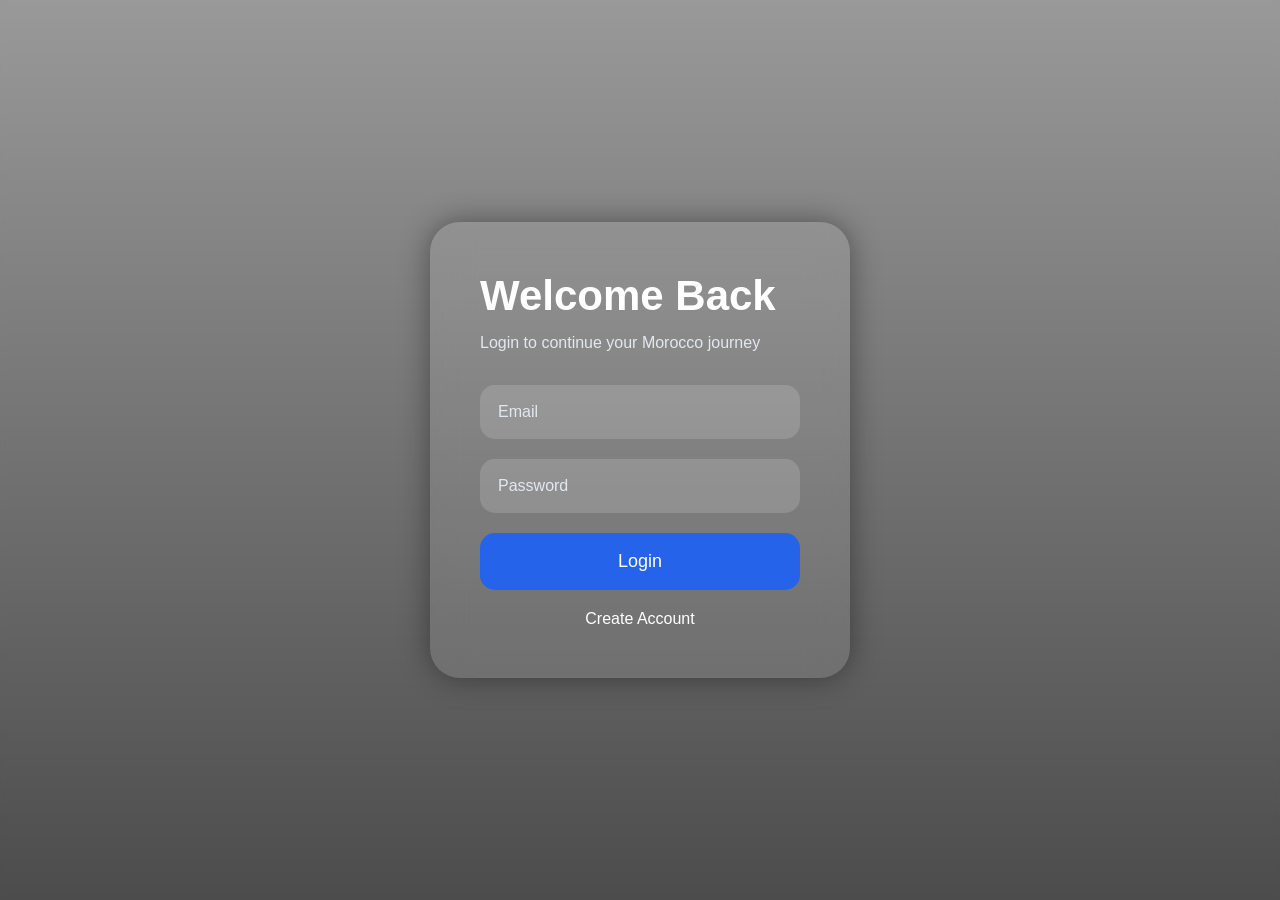
<file: login.html>
<!DOCTYPE html>
<html lang="en">

<head>
    <meta charset="UTF-8">
    <meta name="viewport" content="width=device-width, initial-scale=1.0">
    <title>Login</title>

    <link rel="stylesheet" href="auth.css">
</head>

<body>

    <div class="overlay"></div>

    <div class="container">

        <div class="card">

            <h1>Welcome Back </h1>

            <p>Login to continue your Morocco journey</p>

            <form autocomplete="off">

                <input
                    id="email"
                    type="email"
                    placeholder="Email"
                    autocomplete="off">

                <input
                    id="password"
                    type="password"
                    placeholder="Password"
                    autocomplete="off">

                <button
                    type="button"
                    onclick="login()">
                    Login
                </button>

            </form>

            <a href="register.html">
                Create Account
            </a>

        </div>

    </div>

    <script src="auth.js"></script>

</body>
</html>
</file>
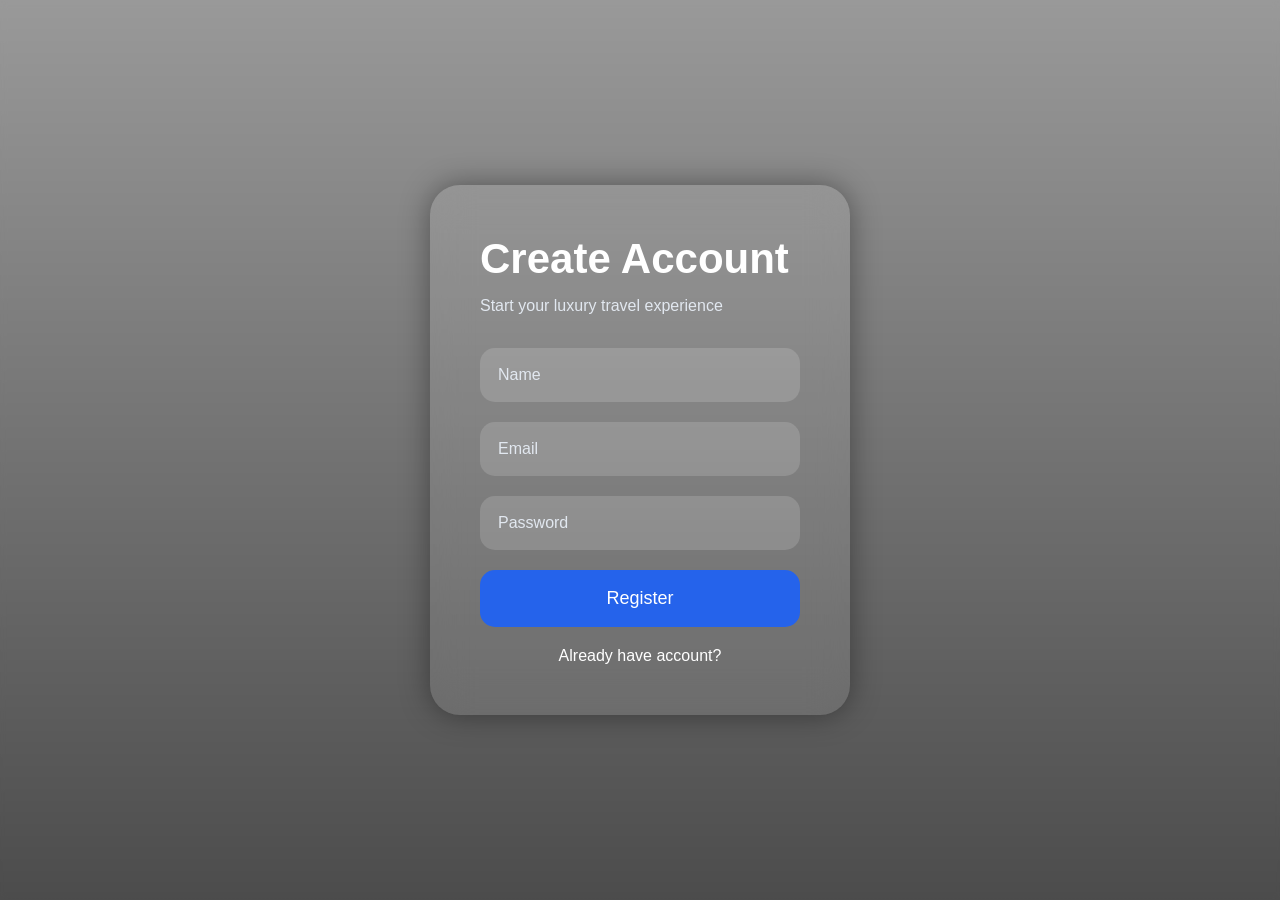
<file: register.html>
<!DOCTYPE html>
<html lang="en">

<head>
    <meta charset="UTF-8">
    <meta name="viewport" content="width=device-width, initial-scale=1.0">
    <title>Register</title>

    <link rel="stylesheet" href="auth.css">
</head>

<body>

    <div class="overlay"></div>

    <div class="container">

        <div class="card">

            <h1>Create Account </h1>

            <p>Start your luxury travel experience</p>

            <form autocomplete="off">

                <input
                    id="name"
                    type="text"
                    placeholder="Name"
                    autocomplete="off">

                <input
                    id="email"
                    type="email"
                    placeholder="Email"
                    autocomplete="off">

                <input
                    id="password"
                    type="password"
                    placeholder="Password"
                    autocomplete="new-password">

                <button
                    type="button"
                    onclick="register()">
                    Register
                </button>

            </form>

            <a href="login.html">
                Already have account?
            </a>

        </div>

    </div>

    <script src="auth.js"></script>

</body>
</html>
</file>
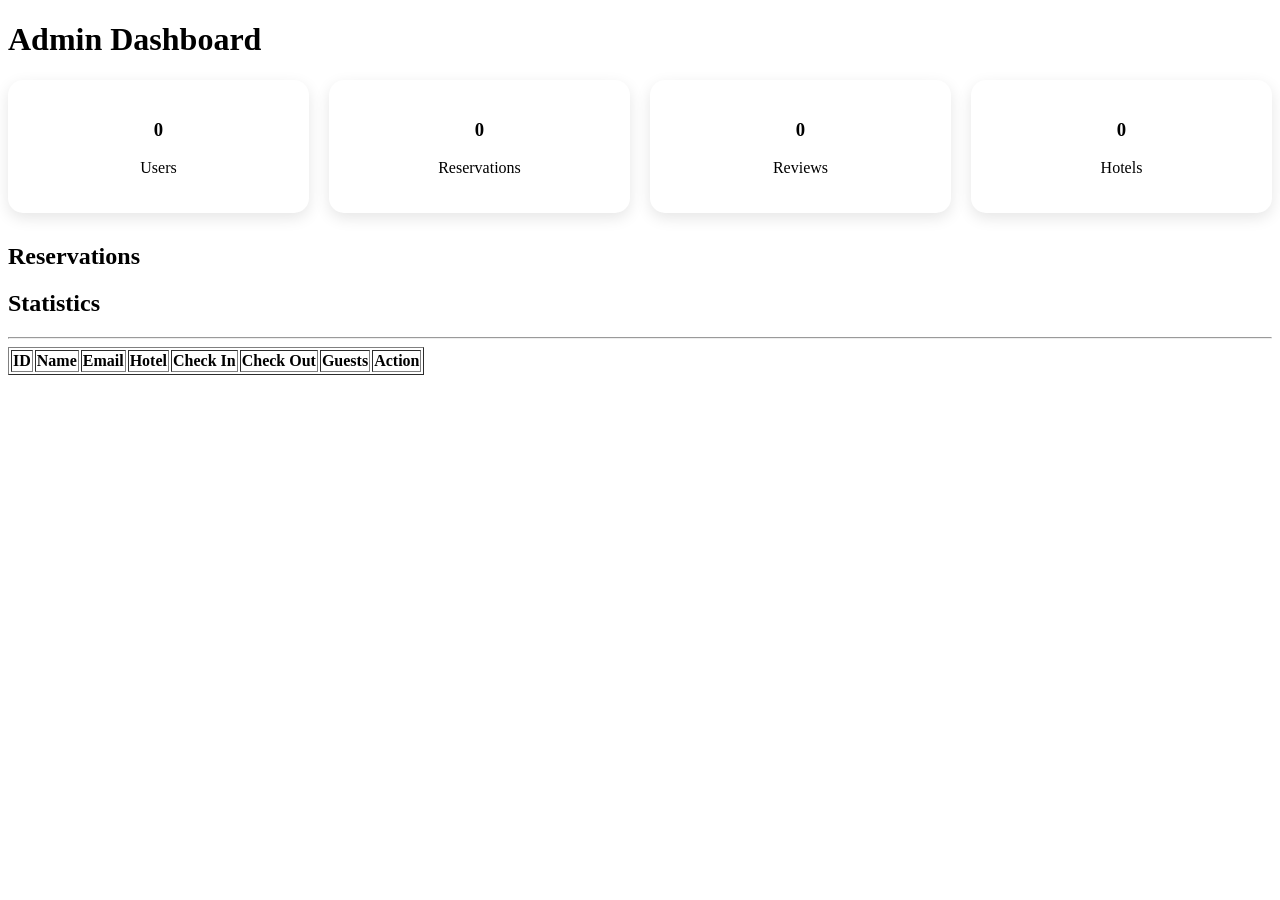
<file: app/web/admin.html>
<!DOCTYPE html>
<html>

<head>

    <meta charset="UTF-8">

    <title>
        Admin Dashboard
    </title>

</head>

<body>

    <h1>
        Admin Dashboard
    </h1>
<div class="stats">

    <div class="stat-card">
        <h3 id="usersCount">0</h3>
        <p>Users</p>
    </div>

    <div class="stat-card">
        <h3 id="reservationsCount">0</h3>
        <p>Reservations</p>
    </div>

    <div class="stat-card">
        <h3 id="reviewsCount">0</h3>
        <p>Reviews</p>
    </div>

    <div class="stat-card">
        <h3 id="hotelsCount">0</h3>
        <p>Hotels</p>
    </div>

</div>



    <h2>
        Reservations
    </h2>

    <table border="1">

        <thead>

            <tr>

                <th>ID</th>
                <th>Name</th>
                <th>Email</th>
                <th>Hotel</th>
                <th>Check In</th>
                <th>Check Out</th>
                <th>Guests</th>
                <th>Action</th>

            </tr>

        </thead>
<h2>Statistics</h2>

<div id="stats"></div>

<hr>


        <tbody id="reservationsTable">

        </tbody>

    </table>

    <script src="admin.js"></script>

</body>

</html>

<style>
.stats{

    display:grid;

    grid-template-columns:
    repeat(4,1fr);

    gap:20px;

    margin-bottom:30px;
}

.stat-card{

    background:white;

    padding:20px;

    border-radius:15px;

    text-align:center;

    box-shadow:
    0 5px 15px rgba(0,0,0,.1);
}



</style>
</file>
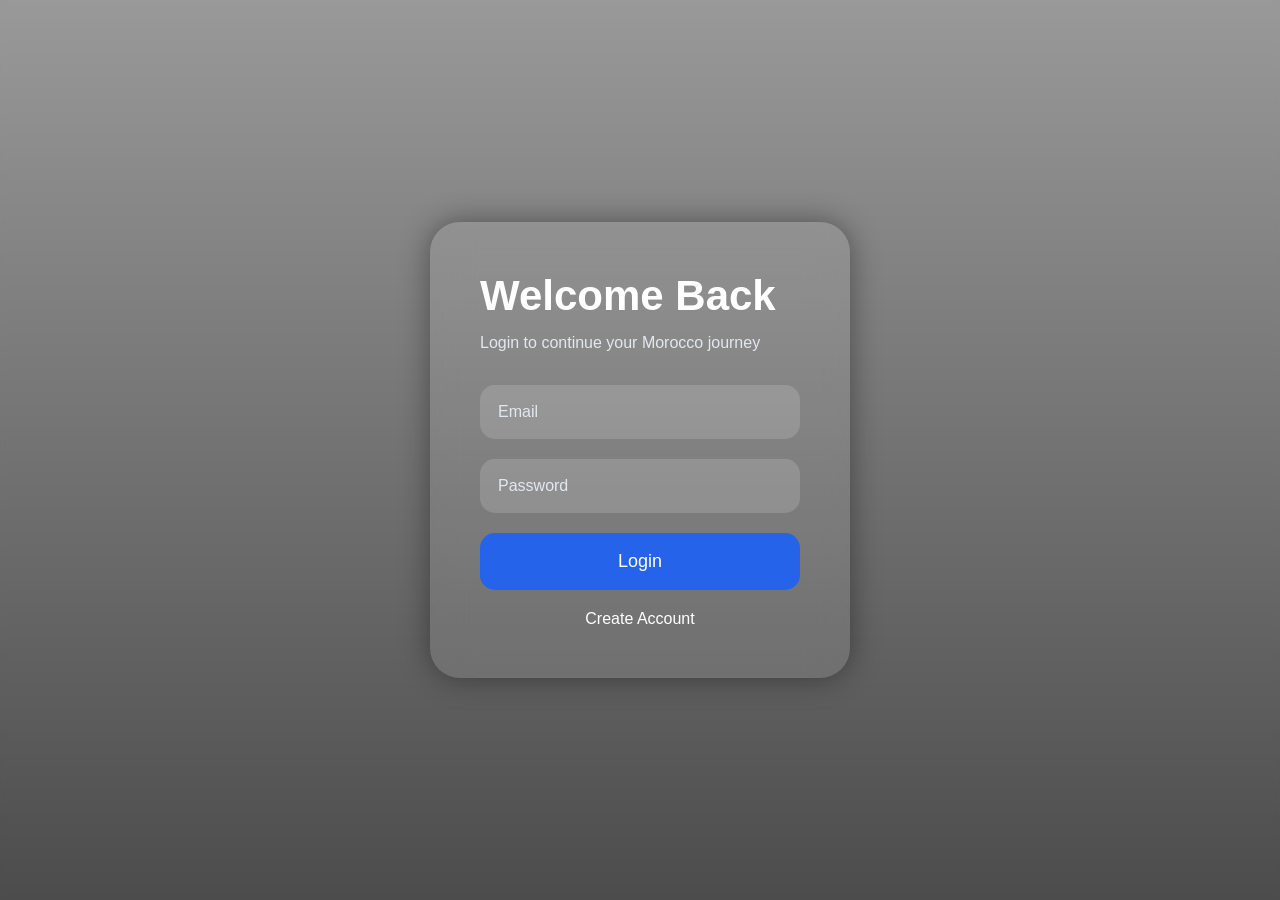
<file: app/web/login.html>
<!DOCTYPE html>
<html lang="en">

<head>
    <meta charset="UTF-8">
    <meta name="viewport" content="width=device-width, initial-scale=1.0">
    <title>Login</title>

    <link rel="stylesheet" href="auth.css">
</head>

<body>

    <div class="overlay"></div>

    <div class="container">

        <div class="card">

            <h1>Welcome Back </h1>

            <p>Login to continue your Morocco journey</p>

            <form autocomplete="off">

                <input
                    id="email"
                    type="email"
                    placeholder="Email"
                    autocomplete="off">

                <input
                    id="password"
                    type="password"
                    placeholder="Password"
                    autocomplete="off">

                <button
                    type="button"
                    onclick="login()">
                    Login
                </button>

            </form>

            <a href="register.html">
                Create Account
            </a>

        </div>

    </div>

    <script src="auth.js"></script>

</body>
</html>
</file>
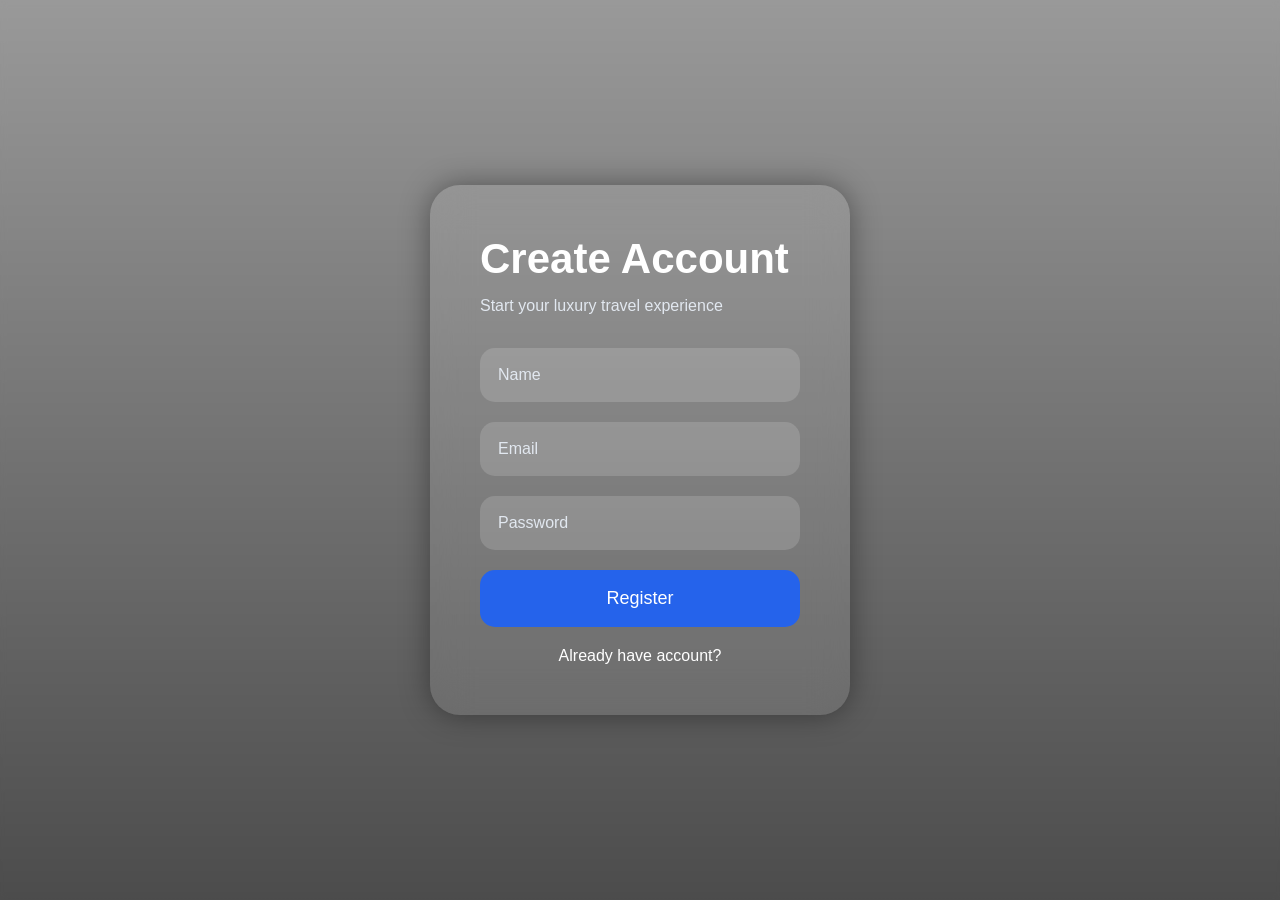
<file: app/web/register.html>
<!DOCTYPE html>
<html lang="en">

<head>
    <meta charset="UTF-8">
    <meta name="viewport" content="width=device-width, initial-scale=1.0">
    <title>Register</title>

    <link rel="stylesheet" href="auth.css">
</head>

<body>

    <div class="overlay"></div>

    <div class="container">

        <div class="card">

            <h1>Create Account </h1>

            <p>Start your luxury travel experience</p>

            <form autocomplete="off">

                <input
                    id="name"
                    type="text"
                    placeholder="Name"
                    autocomplete="off">

                <input
                    id="email"
                    type="email"
                    placeholder="Email"
                    autocomplete="off">

                <input
                    id="password"
                    type="password"
                    placeholder="Password"
                    autocomplete="new-password">

                <button
                    type="button"
                    onclick="register()">
                    Register
                </button>

            </form>

            <a href="login.html">
                Already have account?
            </a>

        </div>

    </div>

    <script src="auth.js"></script>

</body>
</html>
</file>
<file: auth.css>
*{
    margin:0;
    padding:0;
    box-sizing:border-box;
    font-family:Arial;
}

body{

    height:100vh;

    overflow:hidden;

    display:flex;
    justify-content:center;
    align-items:center;

    background:
    linear-gradient(
    rgba(0,0,0,0.4),
    rgba(0,0,0,0.7)
    ),

    url("https://images.unsplash.com/photo-1548013146-72479768bada?q=80&w=2070&auto=format&fit=crop");

    background-size:cover;
    background-position:center;

    animation:bgZoom 15s infinite alternate;
}

.overlay{

    position:absolute;

    width:100%;
    height:100%;

    backdrop-filter:blur(3px);
}

.container{

    position:relative;

    z-index:10;
}

.card{

    width:420px;

    padding:50px;

    border-radius:30px;

    background:
    rgba(255,255,255,0.1);

    backdrop-filter:blur(20px);

    box-shadow:
    0 0 30px rgba(0,0,0,0.4);

    animation:
    fadeUp 1.2s ease;

    transition:0.3s;
}

.card h1{

    color:white;

    font-size:42px;

    margin-bottom:10px;
}

.card p{

    color:#e2e8f0;

    margin-bottom:30px;

    line-height:1.6;
}

.card input{

    width:100%;

    padding:18px;

    margin-bottom:20px;

    border:none;

    border-radius:15px;

    background:
    rgba(255,255,255,0.15);

    color:white;

    font-size:16px;

    outline:none;

    transition:0.4s;
}

.card input::placeholder{
    color:#e2e8f0;
}

.card input:focus{

    transform:scale(1.03);

    background:
    rgba(255,255,255,0.2);
}

.card button{

    width:100%;

    padding:18px;

    border:none;

    border-radius:15px;

    background:#2563eb;

    color:white;

    font-size:18px;

    cursor:pointer;

    transition:0.4s;
}

.card button:hover{

    transform:translateY(-5px);

    background:#1d4ed8;

    box-shadow:
    0 10px 30px
    rgba(37,99,235,0.5);
}

.card a{

    display:block;

    margin-top:20px;

    text-align:center;

    color:white;

    text-decoration:none;

    transition:0.4s;
}

.card a:hover{
    color:#60a5fa;
}

@keyframes fadeUp{

    from{

        opacity:0;

        transform:
        translateY(50px)
        scale(0.9);
    }

    to{

        opacity:1;

        transform:
        translateY(0)
        scale(1);
    }
}

@keyframes bgZoom{

    from{
        background-size:100%;
    }

    to{
        background-size:110%;
    }
}
</file>
<file: app/web/auth.css>
*{
    margin:0;
    padding:0;
    box-sizing:border-box;
    font-family:Arial;
}

body{

    height:100vh;

    overflow:hidden;

    display:flex;
    justify-content:center;
    align-items:center;

    background:
    linear-gradient(
    rgba(0,0,0,0.4),
    rgba(0,0,0,0.7)
    ),

    url("https://images.unsplash.com/photo-1548013146-72479768bada?q=80&w=2070&auto=format&fit=crop");

    background-size:cover;
    background-position:center;

    animation:bgZoom 15s infinite alternate;
}

.overlay{

    position:absolute;

    width:100%;
    height:100%;

    backdrop-filter:blur(3px);
}

.container{

    position:relative;

    z-index:10;
}

.card{

    width:420px;

    padding:50px;

    border-radius:30px;

    background:
    rgba(255,255,255,0.1);

    backdrop-filter:blur(20px);

    box-shadow:
    0 0 30px rgba(0,0,0,0.4);

    animation:
    fadeUp 1.2s ease;

    transition:0.3s;
}

.card h1{

    color:white;

    font-size:42px;

    margin-bottom:10px;
}

.card p{

    color:#e2e8f0;

    margin-bottom:30px;

    line-height:1.6;
}

.card input{

    width:100%;

    padding:18px;

    margin-bottom:20px;

    border:none;

    border-radius:15px;

    background:
    rgba(255,255,255,0.15);

    color:white;

    font-size:16px;

    outline:none;

    transition:0.4s;
}

.card input::placeholder{
    color:#e2e8f0;
}

.card input:focus{

    transform:scale(1.03);

    background:
    rgba(255,255,255,0.2);
}

.card button{

    width:100%;

    padding:18px;

    border:none;

    border-radius:15px;

    background:#2563eb;

    color:white;

    font-size:18px;

    cursor:pointer;

    transition:0.4s;
}

.card button:hover{

    transform:translateY(-5px);

    background:#1d4ed8;

    box-shadow:
    0 10px 30px
    rgba(37,99,235,0.5);
}

.card a{

    display:block;

    margin-top:20px;

    text-align:center;

    color:white;

    text-decoration:none;

    transition:0.4s;
}

.card a:hover{
    color:#60a5fa;
}

@keyframes fadeUp{

    from{

        opacity:0;

        transform:
        translateY(50px)
        scale(0.9);
    }

    to{

        opacity:1;

        transform:
        translateY(0)
        scale(1);
    }
}

@keyframes bgZoom{

    from{
        background-size:100%;
    }

    to{
        background-size:110%;
    }
}
</file>
